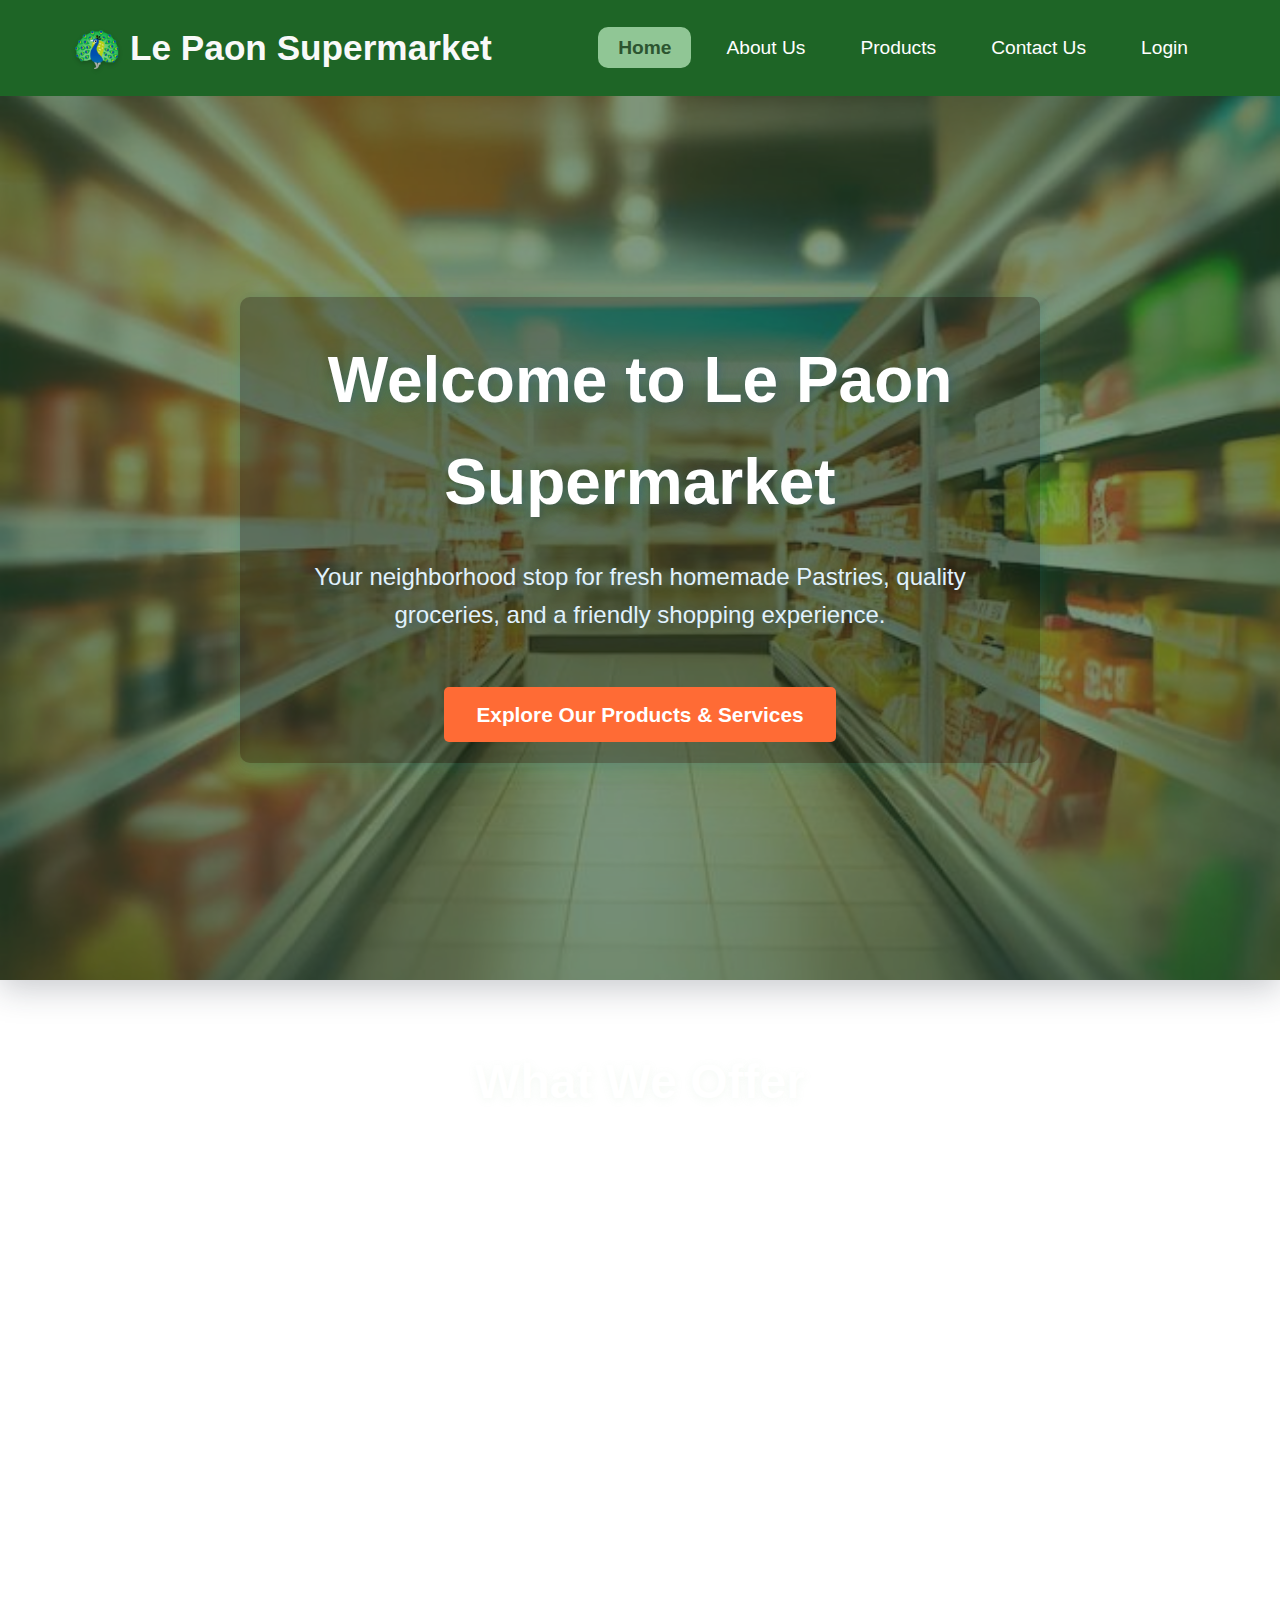
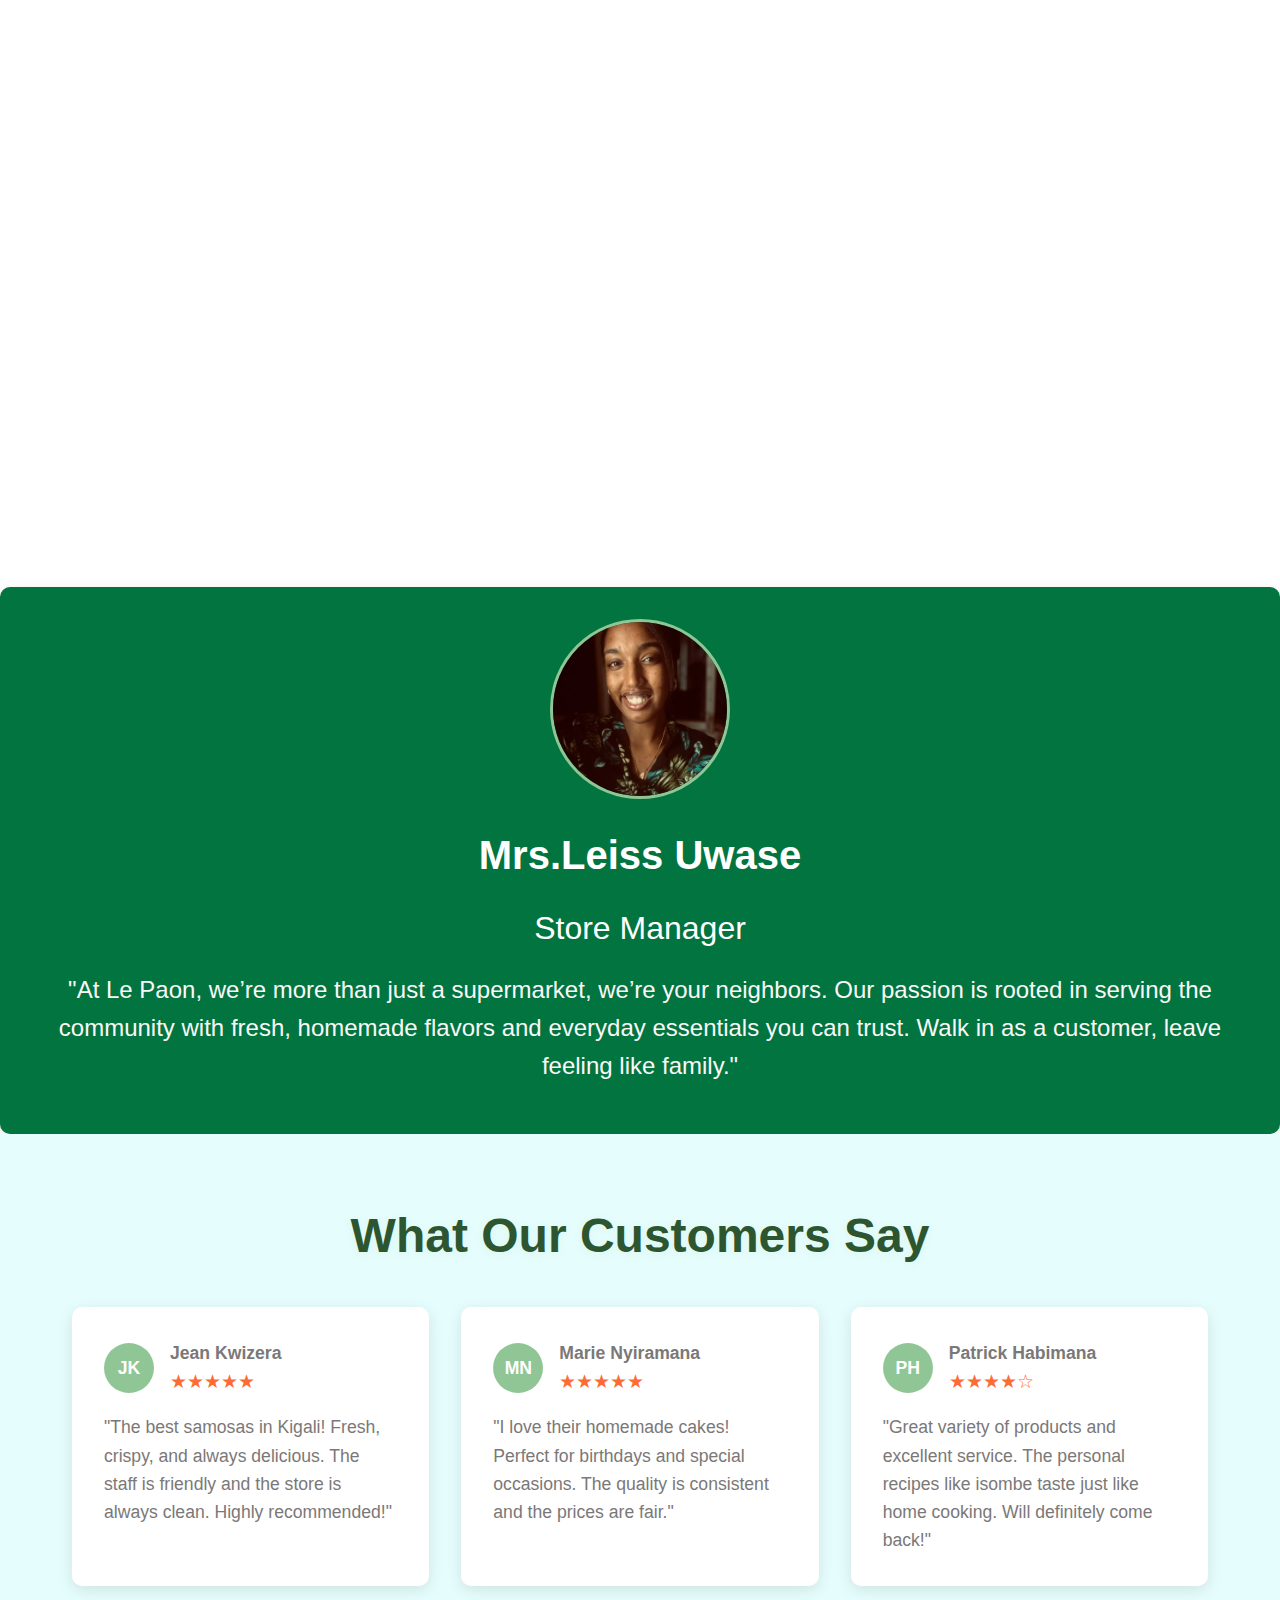
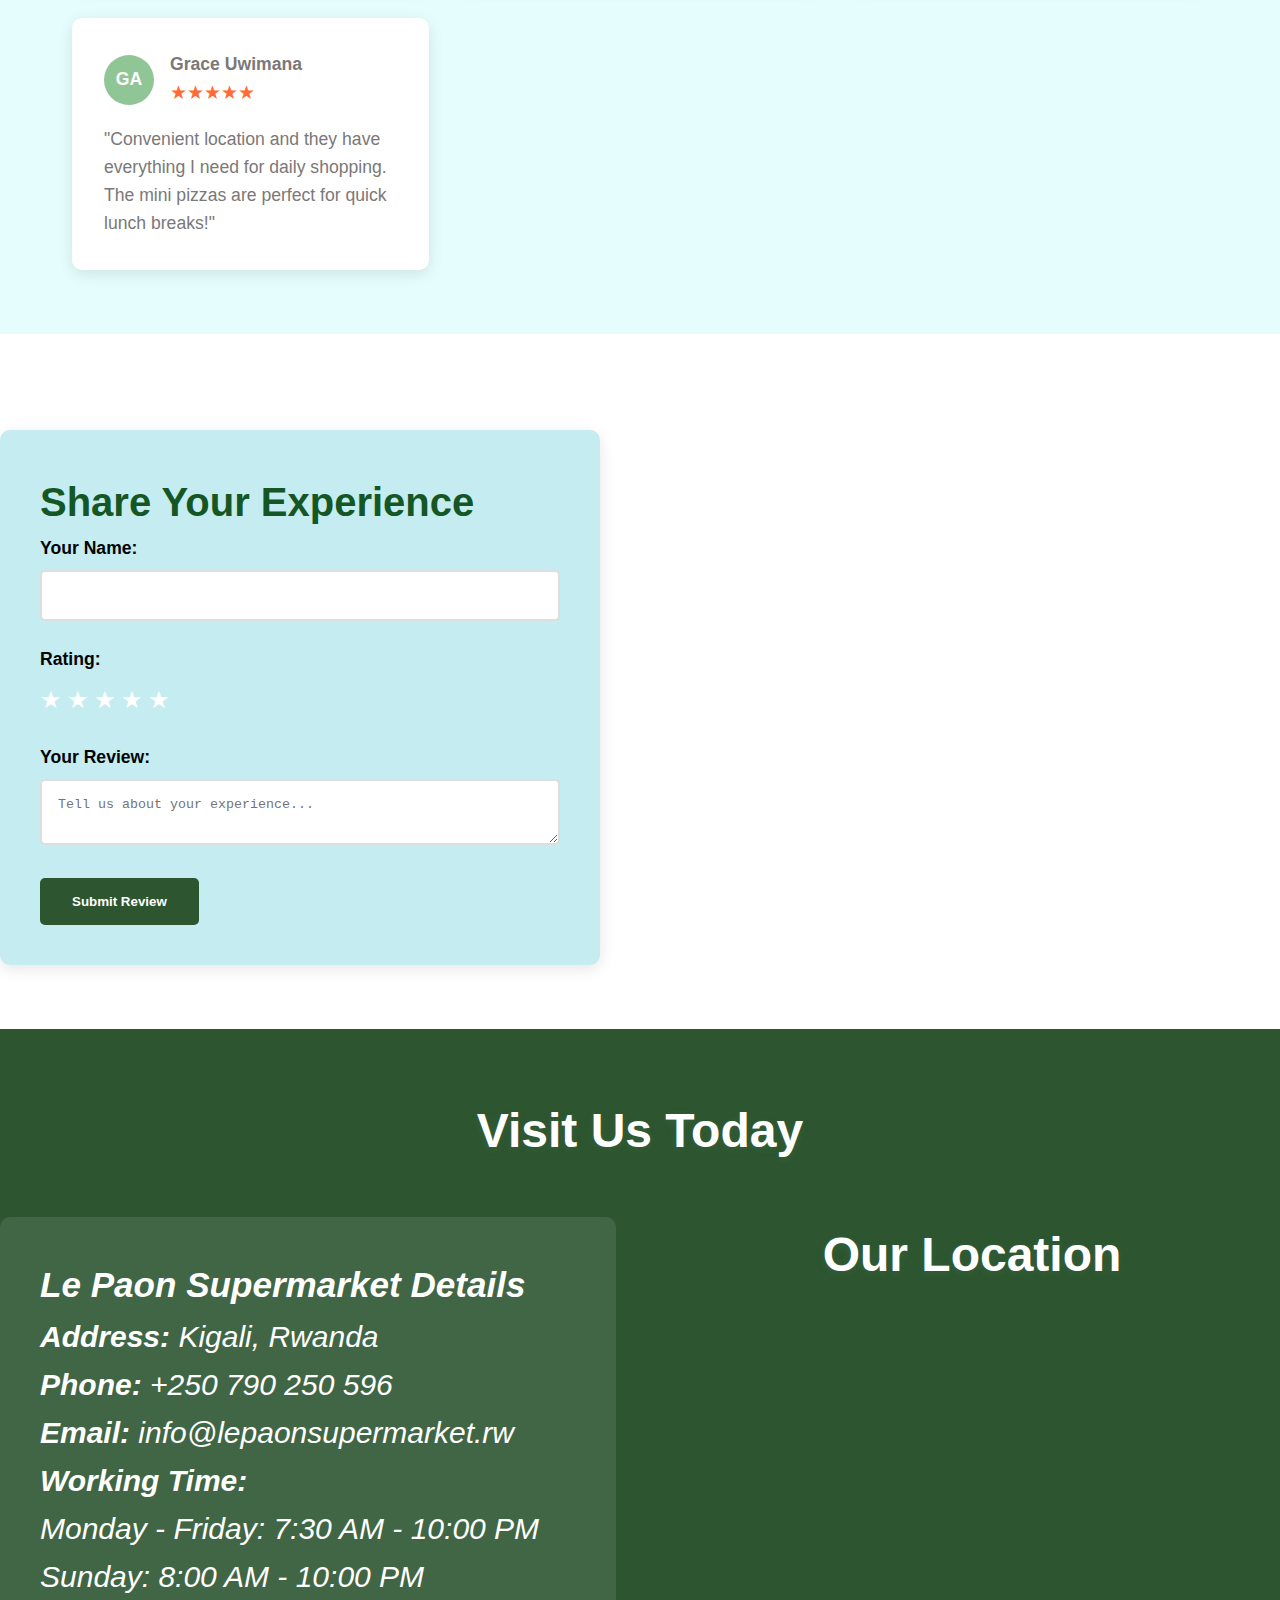
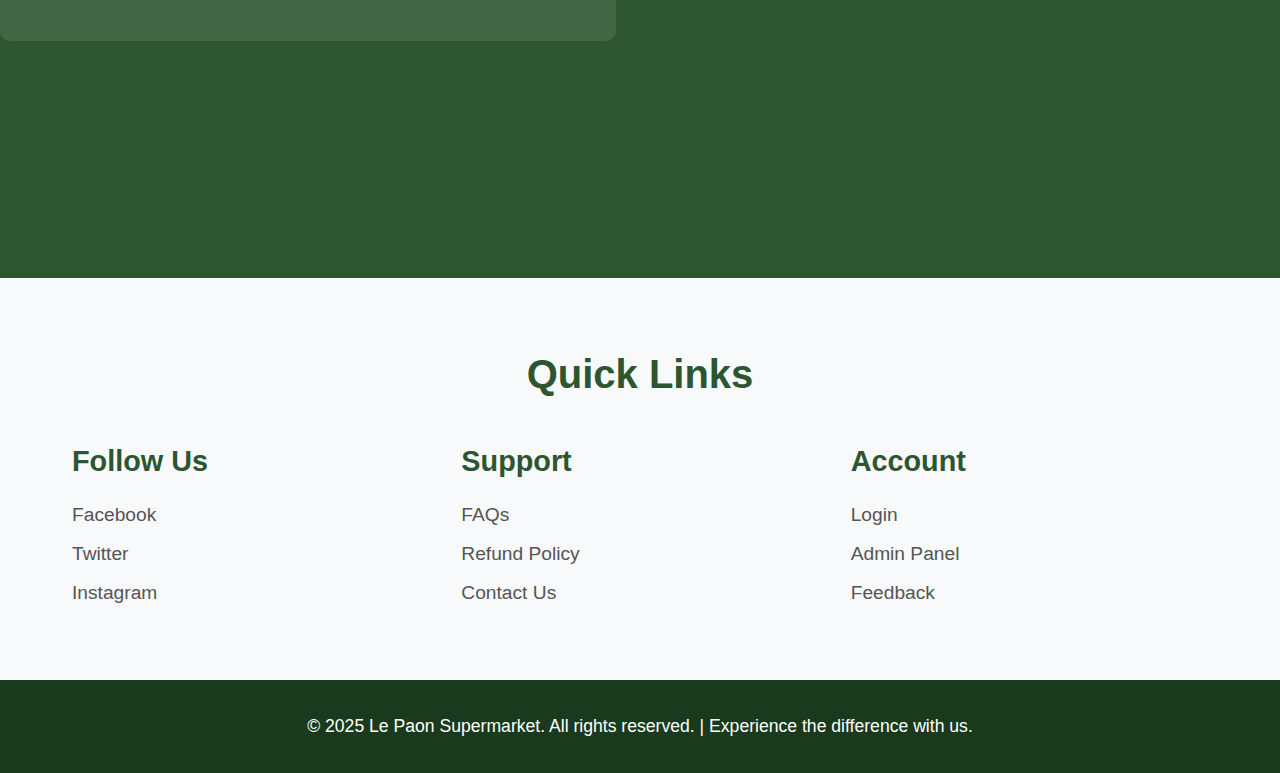
<file: index.html>
<!DOCTYPE html>
<html lang="en">
<head>
    <meta charset="UTF-8">
    <meta name="viewport" content="width=device-width, initial-scale=1.0">
    <title>Home | Le Paon Supermarket</title>
    <link rel="stylesheet" href="style.css">
</head>
<body>
    <header>
        <nav>
            <div class="logo-container">
                <span class="logo">🦚</span>
                <span class="store-name">Le Paon Supermarket</span>
            </div>
            <button class="menu-toggle"></button>
            <ul class="nav-links">
                <li><a href="index.html" class="active">Home</a></li>
                <li><a href="about.html">About Us</a></li>
                <li><a href="products.html">Products</a></li>
                <li><a href="contact.html">Contact Us</a></li>
                <li><a href="login.html">Login</a></li>
            
            </ul>
        </nav>
    </header>
   
    <main>
        <!-- Hero section -->
        <section class="hero" id="home">
            <div class="hero-background">
                <img src="images/grocery_store illustration.jpg" alt="Grocery Store" style="width:100%;height:100%;object-fit:cover;position:absolute;top:0;left:0;z-index:1;" />
            </div>
            <div class="hero-content">
                <h1>Welcome to Le Paon Supermarket</h1>
                <p>Your neighborhood stop for fresh homemade Pastries, quality groceries, and a friendly shopping experience.</p><br>
                
                <a href="products.html" class="cta-button">Explore Our Products & Services</a>
            </div>
        </section>

        <!-- Products & service showcase section -->
        <section class="products" id="products">
            <div class="container">
                <h2 class="section-title">What We Offer</h2>
                <div class="products-grid">
                    <!-- Each product card with image -->
                    <div class="product-card">
                        <div><img src="images/samosas.jpg" class="product-image"></div>
                        <div class="product-content">
                            <h3>Fresh Samosas & wraps</h3>
                            <p>Crispy, golden samosas,rolex and chapattis made fresh daily with quality ingredients and a Chef's touch.</p>
                        </div>
                    </div>
                    
                    <div class="product-card">
                     <div><img src="images/cupcakes.jpg" class="product-image"></div>
                        <div class="product-content">
                            <h3>Cakes & Cupcakes</h3>
                            <p>Delicious homemade cakes and cupcakes perfect for celebrations and everyday treats.</p>
                        </div>
                    </div>
                    
                    <div class="product-card">
                        <div><img src="images/meatballs.jpg" class="product-image"></div>
                        <div class="product-content">
                            <h3>Meatballs</h3>
                            <p>Flavorful meatballs prepared with quality meat and traditional seasonings.</p>
                        </div>
                    </div>
                    
                    <div class="product-card">
                        <div><img src="images/mini_pizza.jpg" class="product-image"></div>
                        <div class="product-content">
                            <h3>Mini-Pizzas</h3>
                            <p>Bite-sized pizzas with fresh toppings, perfect for quick meals and snacks.</p>
                        </div>
                    </div>
                    
                    <div class="product-card">
                        <div><img src="images/groceries.jpg" class="product-image"></div>
                        <div class="product-content">
                            <h3>Daily Essentials</h3>
                            <p>All your daily needs including groceries, household items, and convenience products.</p>
                        </div>
                    </div>
                    
                    <div class="product-card">
                        <div><img src="images/recipe_services.jpg" class="product-image"></div>
                        <div class="product-content">
                            <h3>Personal recipes on service</h3>
                            <p>We offer personal recipes like homemade Isombe and mini pies — made with love, just like home.</p>
                        </div>
                    </div>
                </div>
            </div>
        </section>
         <!-- Manager Profile -->
        <section class="manager-profile">
                <img src="images/Mypicture.jpg" class="manager-photo"></div>
                <h3>Mrs.Leiss Uwase</h3>
                <p class="manager-title">Store Manager</p>
                <p class="manager-bio">"At Le Paon, we’re more than just a supermarket, we’re your neighbors. Our passion is rooted in serving the community with fresh, homemade flavors and everyday essentials you can trust. Walk in as a customer, leave feeling like family."</p>
         </div>
    
        </section>

        <!-- Customer Reviews section -->
        <section id="reviews" class="reviews">
            <div class="container">
                <h2 class="review-title">What Our Customers Say</h2>
                <div class="reviews-grid">
                    <div class="review-card">
                        <div class="review-header">
                            <div class="customer-photo">JK</div>
                            <div class="customer-info">
                                <h4>Jean Kwizera</h4>
                                <div class="rating">★★★★★</div>
                            </div>
                        </div>
                        <p class="review-text">"The best samosas in Kigali! Fresh, crispy, and always delicious. The staff is friendly and the store is always clean. Highly recommended!"</p>
                    </div>
                    
                    <div class="review-card">
                        <div class="review-header">
                            <div class="customer-photo">MN</div>
                            <div class="customer-info">
                                <h4>Marie Nyiramana</h4>
                                <div class="rating">★★★★★</div>
                            </div>
                        </div>
                        <p class="review-text">"I love their homemade cakes! Perfect for birthdays and special occasions. The quality is consistent and the prices are fair."</p>
                    </div>
                    
                    <div class="review-card">
                        <div class="review-header">
                            <div class="customer-photo">PH</div>
                            <div class="customer-info">
                                <h4>Patrick Habimana</h4>
                                <div class="rating">★★★★☆</div>
                            </div>
                        </div>
                        <p class="review-text">"Great variety of products and excellent service. The personal recipes like isombe taste just like home cooking. Will definitely come back!"</p>
                    </div>
                    
                    <div class="review-card">
                        <div class="review-header">
                            <div class="customer-photo">GA</div>
                            <div class="customer-info">
                                <h4>Grace Uwimana</h4>
                                <div class="rating">★★★★★</div>
                            </div>
                        </div>
                        <p class="review-text">"Convenient location and they have everything I need for daily shopping. The mini pizzas are perfect for quick lunch breaks!"</p>
                    </div>
                </div>
            </div>
        </section>
           <section class="add-review">
            <!-- Add Review Form -->
                <div class="add-review-form">
                    <h3>Share Your Experience</h3>
                    <div class="success-message" id="reviewSuccessMessage">
                        Thank you for your review!It has been submitted successfully.
                    </div>
                    <form id="reviewForm" action="submit_review.php" method="POST">
                        <div class="form-group">
                            <label for="reviewName">Your Name:</label>
                            <input type="text" id="reviewName" name="name" required>
                        </div>
                        <div class="form-group">
                            <label for="reviewRating">Rating:</label>
                            <div class="star-rating" id="starRating">
                                <span class="star" data-rating="1">★</span>
                                <span class="star" data-rating="2">★</span>
                                <span class="star" data-rating="3">★</span>
                                <span class="star" data-rating="4">★</span>
                                <span class="star" data-rating="5">★</span>
                            </div>
                            <input type="hidden" id="reviewRating" name="rating" value="0">
                        </div>
                        <div class="form-group">
                            <label for="reviewText">Your Review:</label>
                            <textarea id="reviewText" name="review" placeholder="Tell us about your experience..." required></textarea>
                        </div>
                        <button type="submit" class="submit-btn">Submit Review</button>
                    </form>
        </section>

        <!-- Contact section -->
        <section id="contact" class="contact">
                <h2 class="section-title">Visit Us Today</h2>
                <div class="contact-sections-grid">
                    <div class="contact-info">
                        <h3>Le Paon Supermarket Details</h3>
                        <p><strong> Address:</strong> Kigali, Rwanda</p>
                        <p><strong> Phone:</strong> +250 790 250 596</p>
                        <p><strong> Email:</strong> info@lepaonsupermarket.rw</p>
                        <p><strong>Working Time:</strong></p>
                        <p>Monday - Friday: 7:30 AM - 10:00 PM</p>
                        <p>Sunday: 8:00 AM - 10:00 PM</p>
                    </div>

                    <div class="map-container">
                        <div class="container">
                        <h4 class="section-title">Our Location</h4>
                    <iframe src="https://www.google.com/maps/embed?pb=!1m18!1m12!1m3!1d3987.533512454198!2d30.07492767321239!3d-1.939128736684458!2m3!1f0!2f0!3f0!3m2!1i1024!2i768!4f13.1!3m3!1m2!1s0x19dca76d323a7027%3A0x180ec66f05034494!2sLE%20PAON%20SUPERMARKET%20LTD!5e0!3m2!1sfr!2srw!4v1752926613329!5m2!1sfr!2srw" 
                    width="600" 
                    height="450" 
                    style="border:0;" 
                    allowfullscreen="" 
                    loading="lazy" 
                    referrerpolicy="no-referrer-when-downgrade">
                   </iframe>
                    
                </div>
            </div>
        </section>

         <section class="quick-links">
            <div class="container">
                <h2 class="quick-link-title">Quick Links</h2>
                <div class="quick-links-grid">
                    <div class="quick-link">
                        <h3>Follow Us</h3>
                        <ul>
                            <li><i class="fab fa-facebook-f"></i> <a href="https://facebook.com/lepaonsupermarket" target="_blank">Facebook</a></li>
                            <li><i class="fab fa-twitter"></i> <a href="https://twitter.com/lepaonsupermarket" target="_blank">Twitter</a></li>
                            <li><i class="fab fa-instagram"></i> <a href="https://instagram.com/lepaonsupermarket" target="_blank">Instagram</a></li>
                        </ul>
                    </div>
                    <div class="quick-link">
                        <h3>Support</h3>
                        <ul>
                            <li><a href="#faqs">FAQs</a></li>
                            <li><a href="#refund-policy">Refund Policy</a></li>
                            <li><a href="#contact">Contact Us</a></li>
                        </ul>
                    </div>
                    <div class="quick-link">
                        <h3>Account</h3>
                        <ul>
                            <li><a href="#login">Login</a></li>
                            <li><a href="#admin-panel">Admin Panel</a></li>
                            <li><a href="#feedback">Feedback</a></li>
                        </ul>
                    </div>
                </div>
            </div>
        </section>
    </main>

    <!-- Footer -->
    <footer>
        <div class="container">
            <p>&copy; 2025 Le Paon Supermarket. All rights reserved. | Experience the difference with us.</p>
        </div>
    </footer>

    <script src="script.js"></script>
</body>
</html>
</file>
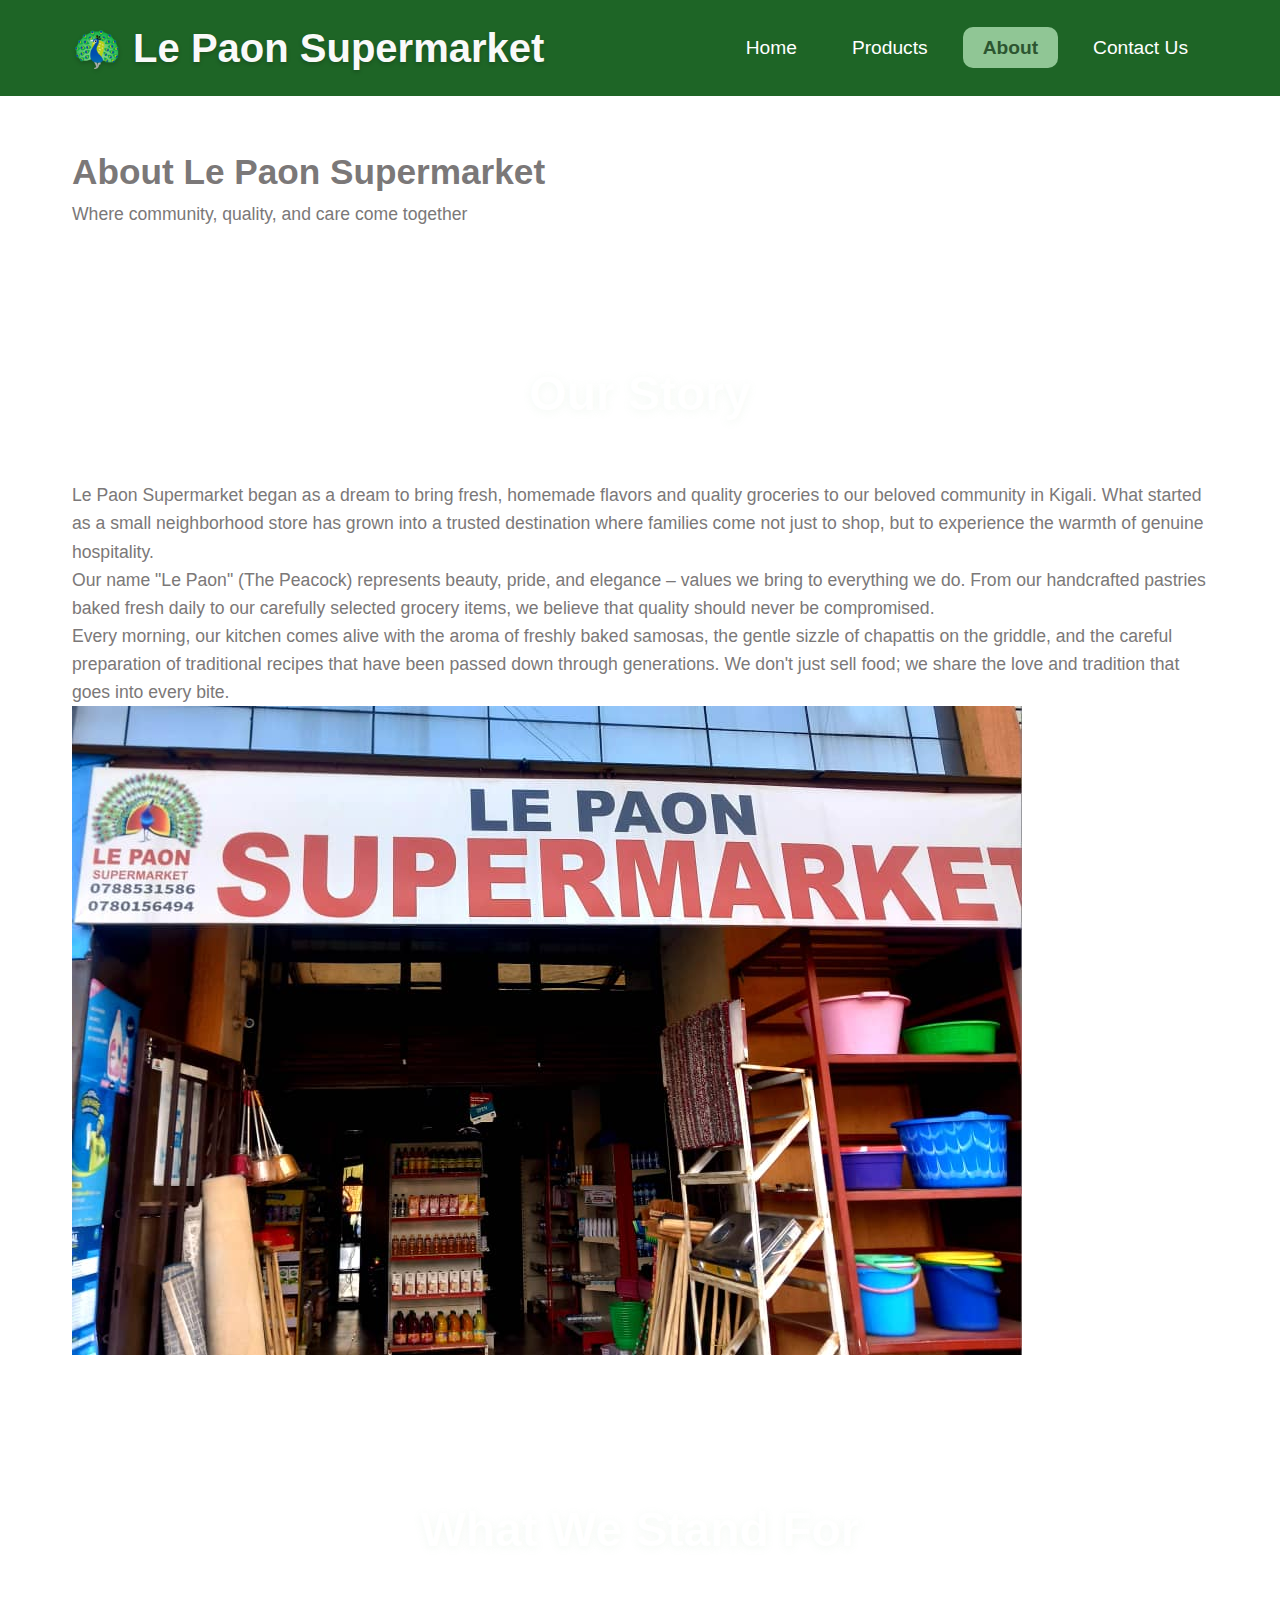
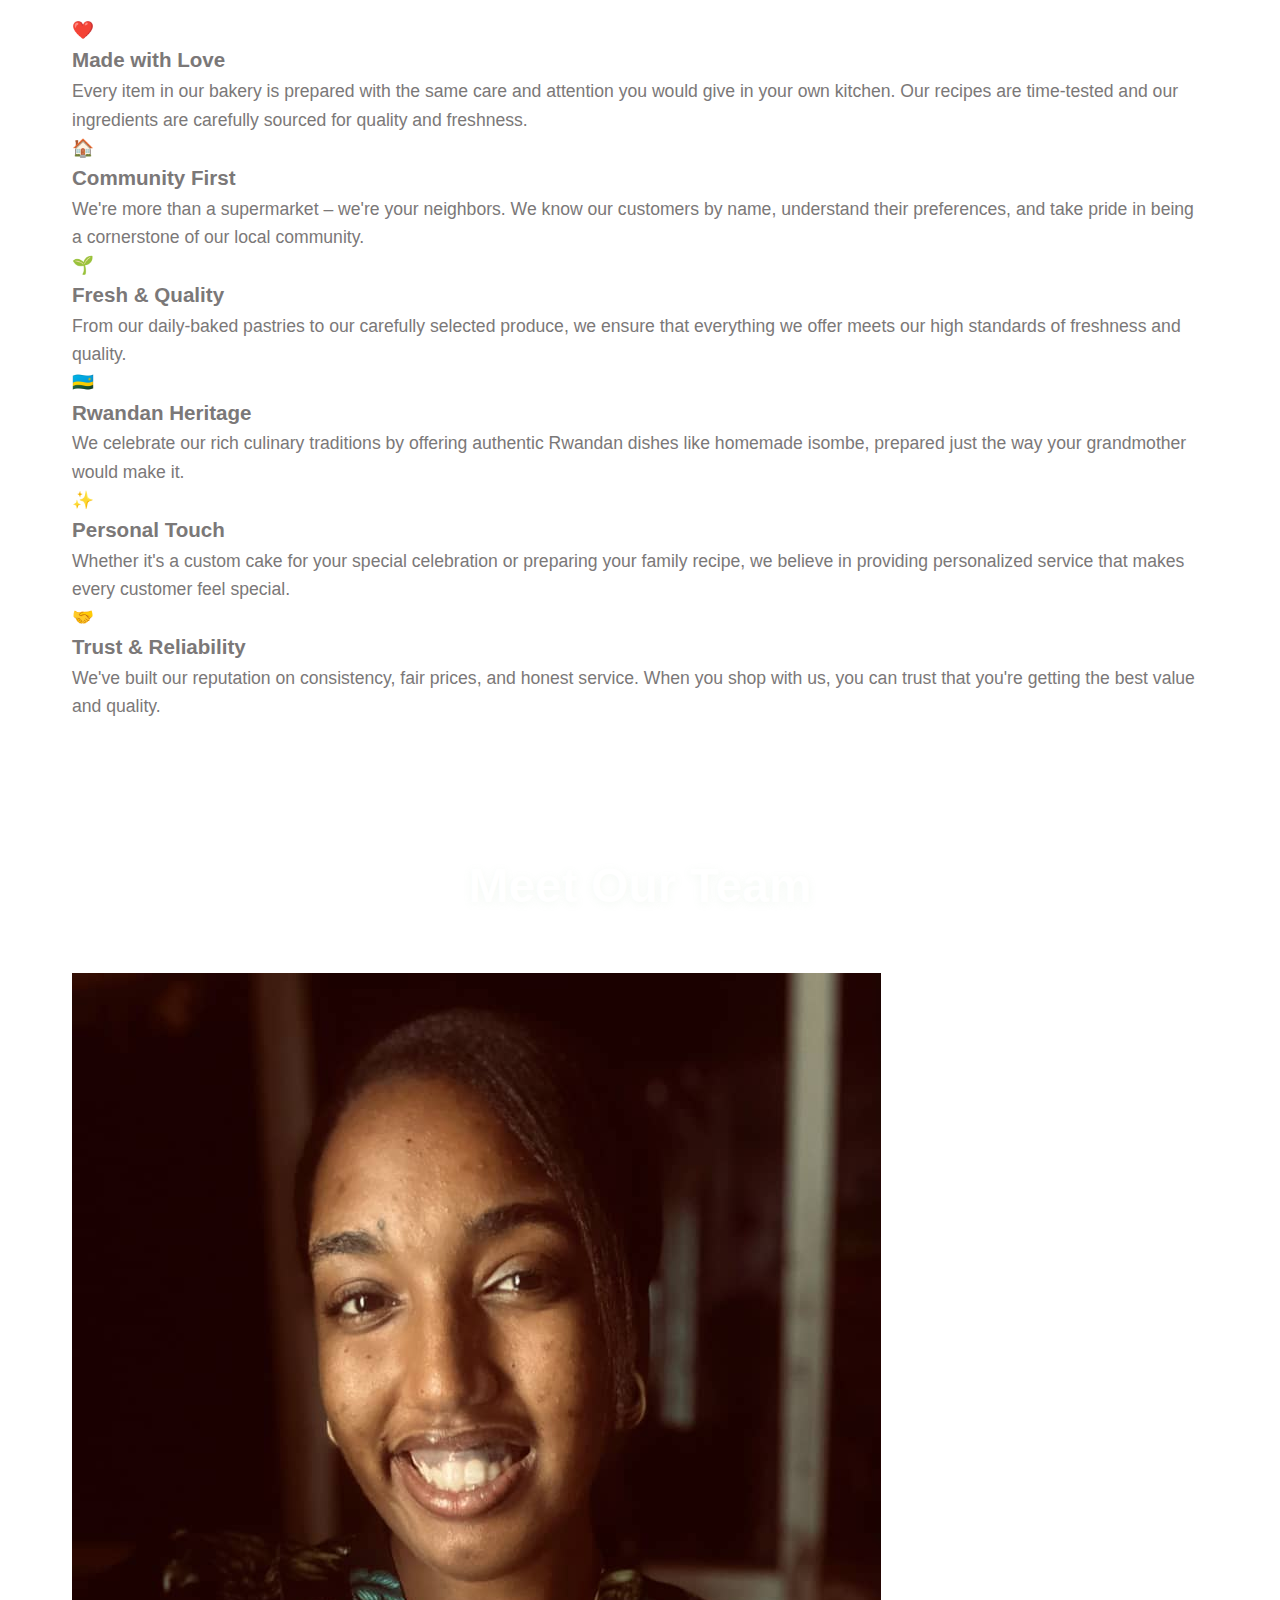
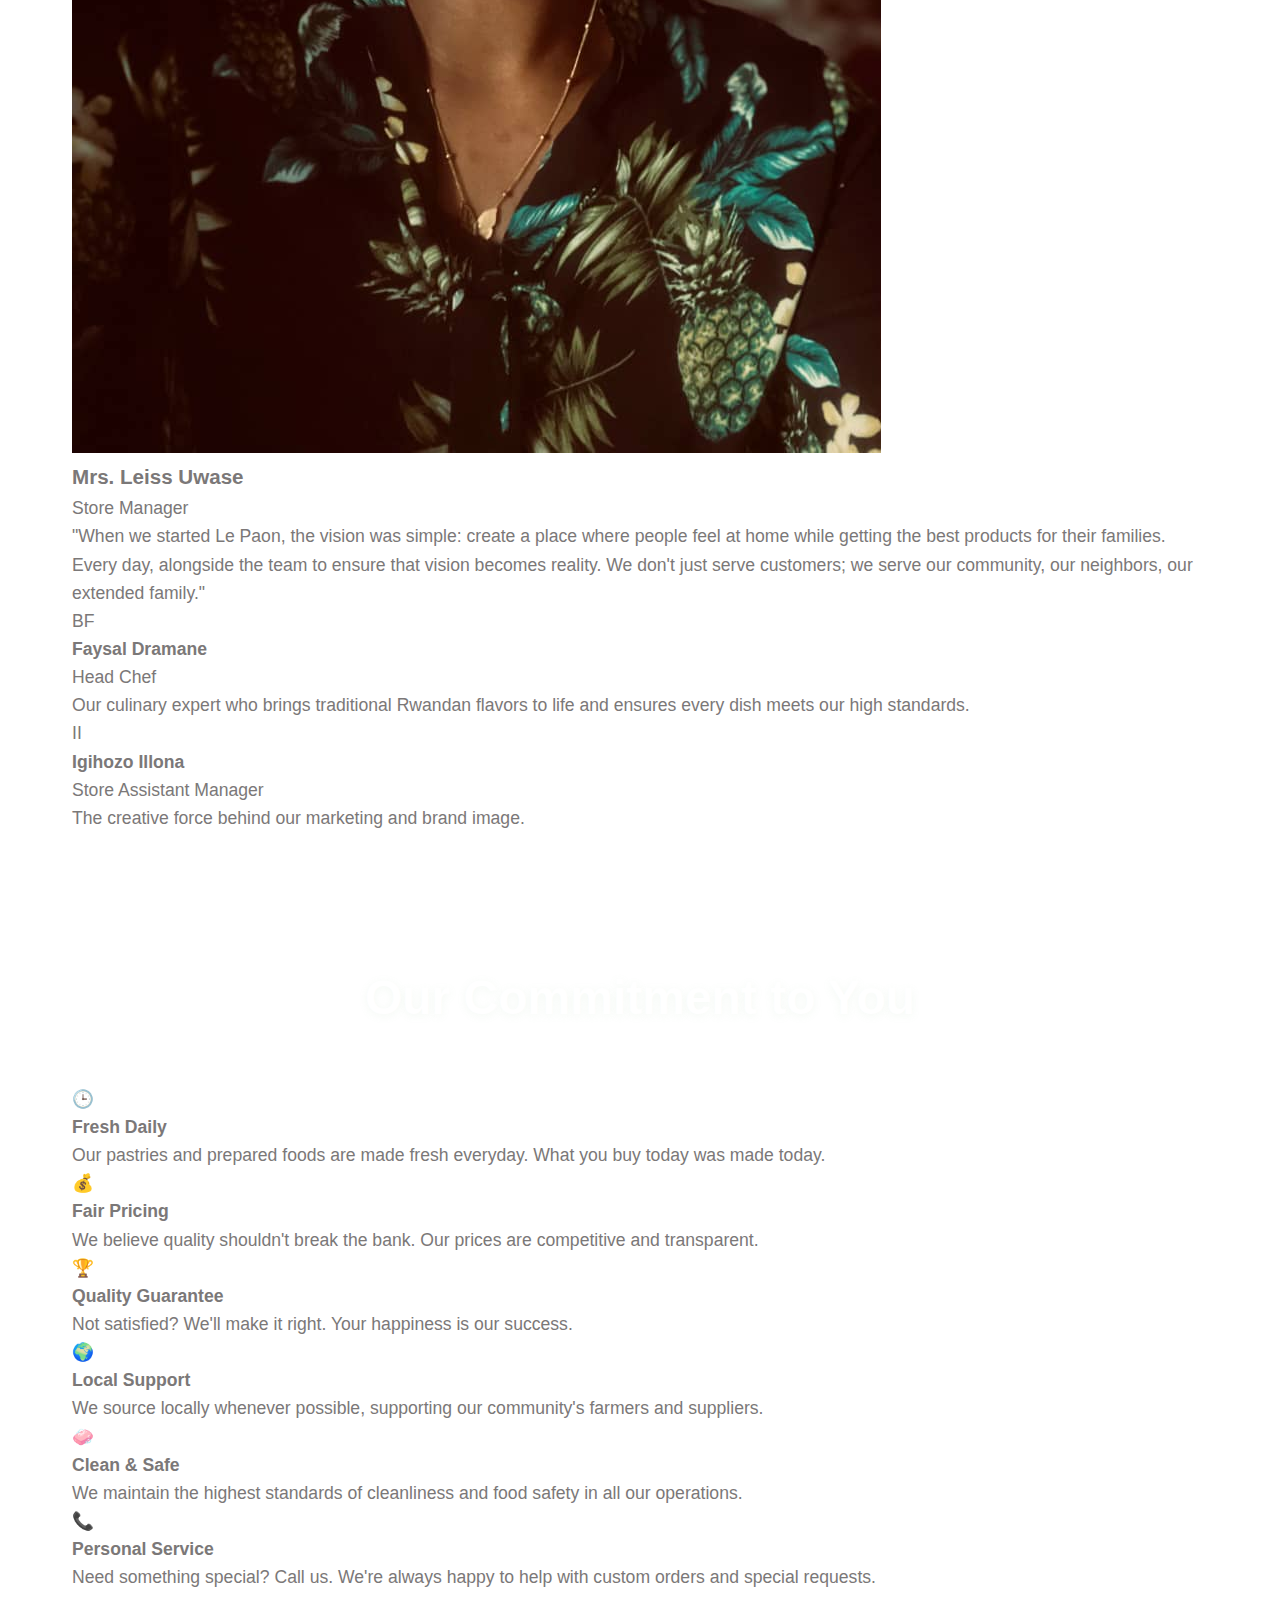
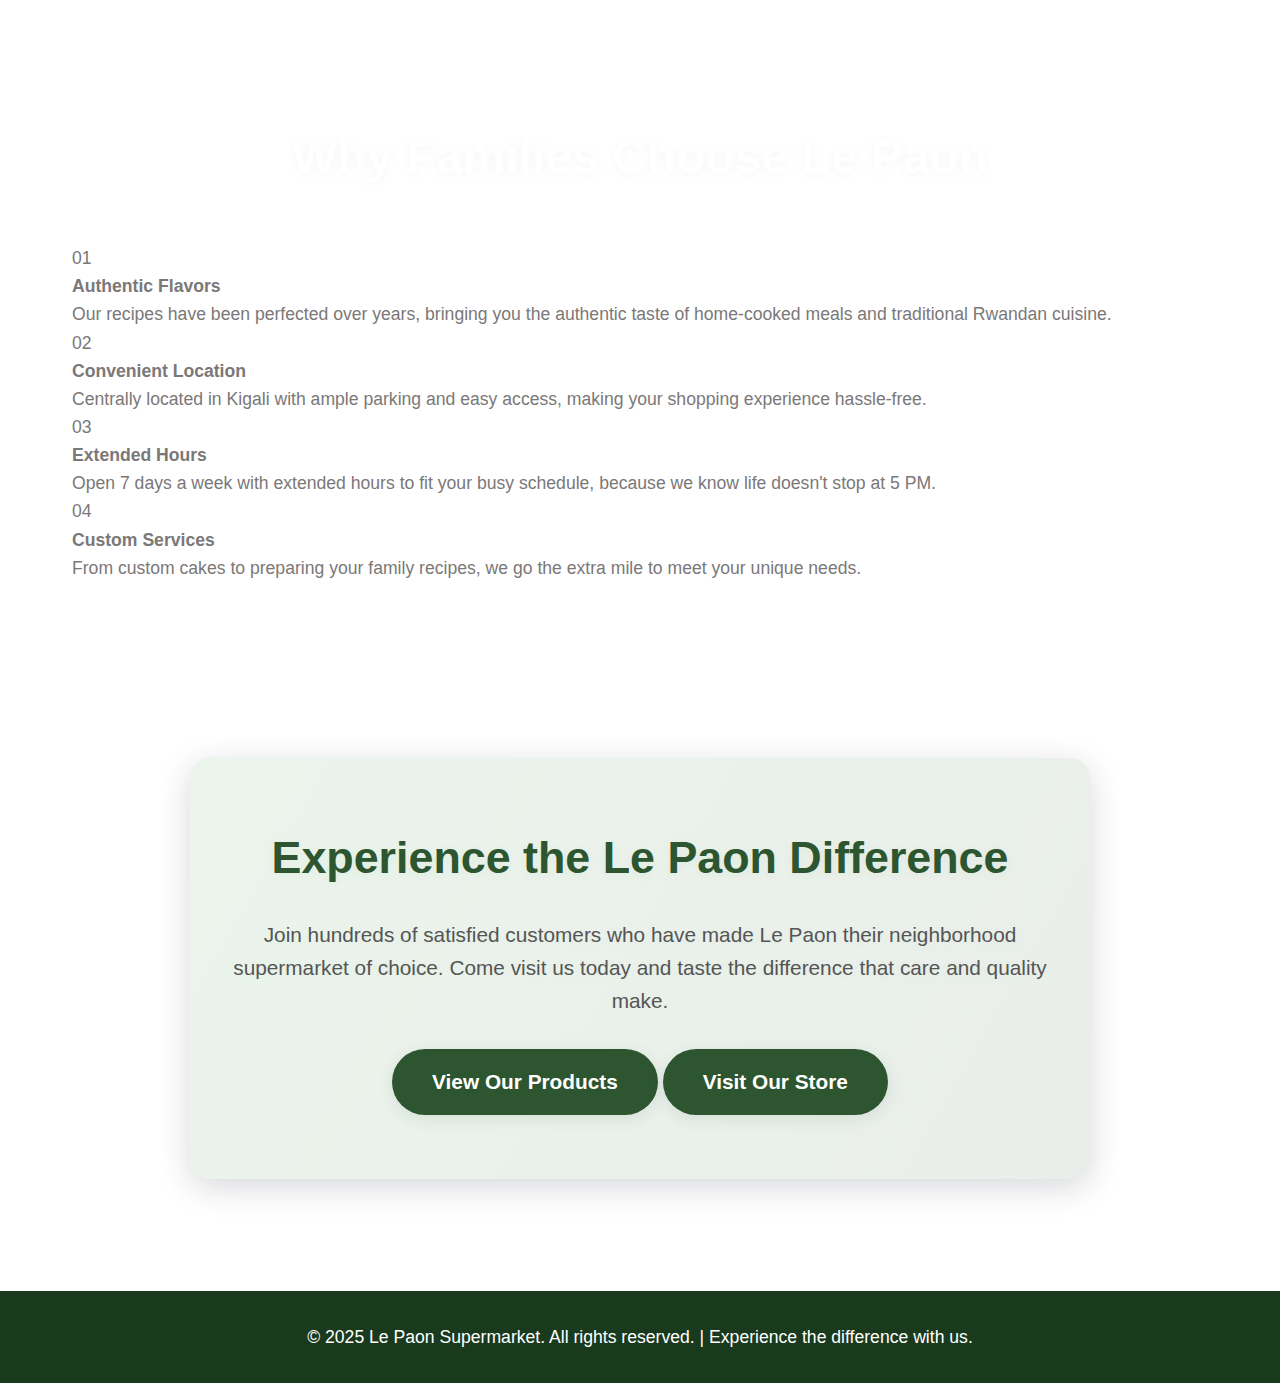
<file: about.html>
<!DOCTYPE html>
<html lang="en">
<head>
    <meta charset="UTF-8">
    <meta name="viewport" content="width=device-width, initial-scale=1.0">
    <title>About | Le Paon Supermarket</title>
    <link rel="stylesheet" href="style.css">
</head>
<body>
    <header>
        <nav>
            <div class="logo">🦚 Le Paon Supermarket</div>
            <button class="menu-toggle" aria-label="Toggle navigation"></button>
            <ul class="nav-links">
                <li><a href="index.html">Home</a></li>
                <li><a href="products.html">Products</a></li>
                <li><a href="about.html" class="active">About</a></li>
                <li><a href="contact.html">Contact Us</a></li>
            </ul>
        </nav>
    </header>
    <!-- Rest of the content remains unchanged -->
    <!-- ... -->


    <!-- Main content -->
    <main>
        <!-- Page Header -->
        <section class="page-header">
            <div class="container">
                <h1>About Le Paon Supermarket</h1>
                <p>Where community, quality, and care come together</p>
            </div>
        </section>

        <!-- Our Story Section -->
        <section id="our-story">
            <div class="container">
                <div class="story-content">
                    <div class="story-text">
                        <h2 class="section-title">Our Story</h2>
                        <p class="lead-paragraph">Le Paon Supermarket began as a dream to bring fresh, homemade flavors and quality groceries to our beloved community in Kigali. What started as a small neighborhood store has grown into a trusted destination where families come not just to shop, but to experience the warmth of genuine hospitality.</p>
                        
                        <p>Our name "Le Paon" (The Peacock) represents beauty, pride, and elegance – values we bring to everything we do. From our handcrafted pastries baked fresh daily to our carefully selected grocery items, we believe that quality should never be compromised.</p>
                        <p>Every morning, our kitchen comes alive with the aroma of freshly baked samosas, the gentle sizzle of chapattis on the griddle, and the careful preparation of traditional recipes that have been passed down through generations. We don't just sell food; we share the love and tradition that goes into every bite.</p>
                    </div>
                    <div class="story-image">
                        <img src="images/about picture in color.jpg" alt="Le Paon Supermarket storefront" class="about-image">
                    </div>
                </div>
            </div>
        </section>

        <!-- Our Values Section -->
        <section id="our-values" class="values-section">
            <div class="container">
                <h2 class="section-title">What We Stand For</h2>
                <div class="values-grid">
                    <div class="value-card">
                        <div class="value-icon">❤️</div>
                        <h3>Made with Love</h3>
                        <p>Every item in our bakery is prepared with the same care and attention you would give in your own kitchen. Our recipes are time-tested and our ingredients are carefully sourced for quality and freshness.</p>
                    </div>
                    
                    <div class="value-card">
                        <div class="value-icon">🏠</div>
                        <h3>Community First</h3>
                        <p>We're more than a supermarket – we're your neighbors. We know our customers by name, understand their preferences, and take pride in being a cornerstone of our local community.</p>
                    </div>
                    
                    <div class="value-card">
                        <div class="value-icon">🌱</div>
                        <h3>Fresh & Quality</h3>
                        <p>From our daily-baked pastries to our carefully selected produce, we ensure that everything we offer meets our high standards of freshness and quality.</p>
                    </div>
                    
                    <div class="value-card">
                        <div class="value-icon">🇷🇼</div>
                        <h3>Rwandan Heritage</h3>
                        <p>We celebrate our rich culinary traditions by offering authentic Rwandan dishes like homemade isombe, prepared just the way your grandmother would make it.</p>
                    </div>
                    
                    <div class="value-card">
                        <div class="value-icon">✨</div>
                        <h3>Personal Touch</h3>
                        <p>Whether it's a custom cake for your special celebration or preparing your family recipe, we believe in providing personalized service that makes every customer feel special.</p>
                    </div>
                    
                    <div class="value-card">
                        <div class="value-icon">🤝</div>
                        <h3>Trust & Reliability</h3>
                        <p>We've built our reputation on consistency, fair prices, and honest service. When you shop with us, you can trust that you're getting the best value and quality.</p>
                    </div>
                </div>
            </div>
        </section>

        <!-- Meet Our Team Section -->
        <section id="our-team" class="team-section">
            <div class="container">
                <h2 class="section-title">Meet Our Team</h2>
                <div class="team-grid">
                    <div class="team-member featured-member">
                        <div class="member-photo">
                            <img src="images/Mypicture.jpg" alt="Mrs. Leiss Uwase" class="team-image">
                        </div>
                        <div class="member-info">
                            <h3>Mrs. Leiss Uwase</h3>
                            <p class="member-title">Store Manager </p>
                            <p class="member-bio">"When we started Le Paon, the vision was simple: create a place where people feel at home while getting the best products for their families. Every day, alongside the team to ensure that vision becomes reality. We don't just serve customers; we serve our community, our neighbors, our extended family."</p>

                        </div>
                    </div>
                </div> 
                    <div class="team-member">
                        <div class="member-photo">
                            <div class="team-placeholder">BF</div>
                        </div>
                        <div class="member-info">
                            <h4>Faysal Dramane</h4>
                            <p class="member-title">Head Chef</p>
                            <p class="member-bio">Our culinary expert who brings traditional Rwandan flavors to life and ensures every dish meets our high standards.</p>
                        </div>
                    </div>
                    
                    <div class="team-member">
                        <div class="member-photo">
                            <div class="team-placeholder">II</div>
                        </div>
                        <div class="member-info">
                            <h4>Igihozo Illona</h4>
                            <p class="member-title">Store Assistant Manager</p>
                            <p class="member-bio">The creative force behind our marketing and brand image.</p>
                        </div>
                    </div>
                    
                    
        </section>

        <!-- Our Commitment Section -->
        <section id="our-commitment" class="commitment-section">
            <div class="container">
                <div class="commitment-content">
                    <h2 class="section-title">Our Commitment to You</h2>
                    <div class="commitment-grid">
                        <div class="commitment-item">
                            <div class="commitment-icon">🕒</div>
                            <div class="commitment-text">
                                <h4>Fresh Daily</h4>
                                <p>Our pastries and prepared foods are made fresh everyday. What you buy today was made today.</p>
                            </div>
                        </div>
                        
                        <div class="commitment-item">
                            <div class="commitment-icon">💰</div>
                            <div class="commitment-text">
                                <h4>Fair Pricing</h4>
                                <p>We believe quality shouldn't break the bank. Our prices are competitive and transparent.</p>
                            </div>
                        </div>
                        
                        <div class="commitment-item">
                            <div class="commitment-icon">🏆</div>
                            <div class="commitment-text">
                                <h4>Quality Guarantee</h4>
                                <p>Not satisfied? We'll make it right. Your happiness is our success.</p>
                            </div>
                        </div>
                        
                        <div class="commitment-item">
                            <div class="commitment-icon">🌍</div>
                            <div class="commitment-text">
                                <h4>Local Support</h4>
                                <p>We source locally whenever possible, supporting our community's farmers and suppliers.</p>
                            </div>
                        </div>
                        
                        <div class="commitment-item">
                            <div class="commitment-icon">🧼</div>
                            <div class="commitment-text">
                                <h4>Clean & Safe</h4>
                                <p>We maintain the highest standards of cleanliness and food safety in all our operations.</p>
                            </div>
                        </div>
                        
                        <div class="commitment-item">
                            <div class="commitment-icon">📞</div>
                            <div class="commitment-text">
                                <h4>Personal Service</h4>
                                <p>Need something special? Call us. We're always happy to help with custom orders and special requests.</p>
                            </div>
                        </div>
                    </div>
                </div>
            </div>
        </section>

        <!-- Why Choose Us Section -->
        <section id="why-choose-us" class="why-choose-section">
            <div class="container">
                <h2 class="section-title">Why Families Choose Le Paon</h2>
                <div class="reasons-grid">
                    <div class="reason-card">
                        <div class="reason-number">01</div>
                        <div class="reason-content">
                            <h4>Authentic Flavors</h4>
                            <p>Our recipes have been perfected over years, bringing you the authentic taste of home-cooked meals and traditional Rwandan cuisine.</p>
                        </div>
                    </div>
                    
                    <div class="reason-card">
                        <div class="reason-number">02</div>
                        <div class="reason-content">
                            <h4>Convenient Location</h4>
                            <p>Centrally located in Kigali with ample parking and easy access, making your shopping experience hassle-free.</p>
                        </div>
                    </div>
                    
                    <div class="reason-card">
                        <div class="reason-number">03</div>
                        <div class="reason-content">
                            <h4>Extended Hours</h4>
                            <p>Open 7 days a week with extended hours to fit your busy schedule, because we know life doesn't stop at 5 PM.</p>
                        </div>
                    </div>
                    
                    <div class="reason-card">
                        <div class="reason-number">04</div>
                        <div class="reason-content">
                            <h4>Custom Services</h4>
                            <p>From custom cakes to preparing your family recipes, we go the extra mile to meet your unique needs.</p>
                        </div>
                    </div>
                </div>
            </div>
        </section>

        <!-- Call to Action Section -->
        <section class="cta-section">
            <div class="container">
                <div class="cta-content">
                    <h2>Experience the Le Paon Difference</h2>
                    <p>Join hundreds of satisfied customers who have made Le Paon their neighborhood supermarket of choice. Come visit us today and taste the difference that care and quality make.</p>
                    <div class="cta-buttons">
                        <a href="products.html" class="cta-button primary">View Our Products</a>
                        <a href="contact.html" class="cta-button secondary">Visit Our Store</a>
                    </div>
                </div>
            </div>
        </section>
    </main>

    <!-- Footer -->
    <footer>
        <div class="container">
            <p>&copy; 2025 Le Paon Supermarket. All rights reserved. | Experience the difference with us.</p>
        </div>
    </footer>

    <script src="script.js"></script>

</body>
</html>
</file>
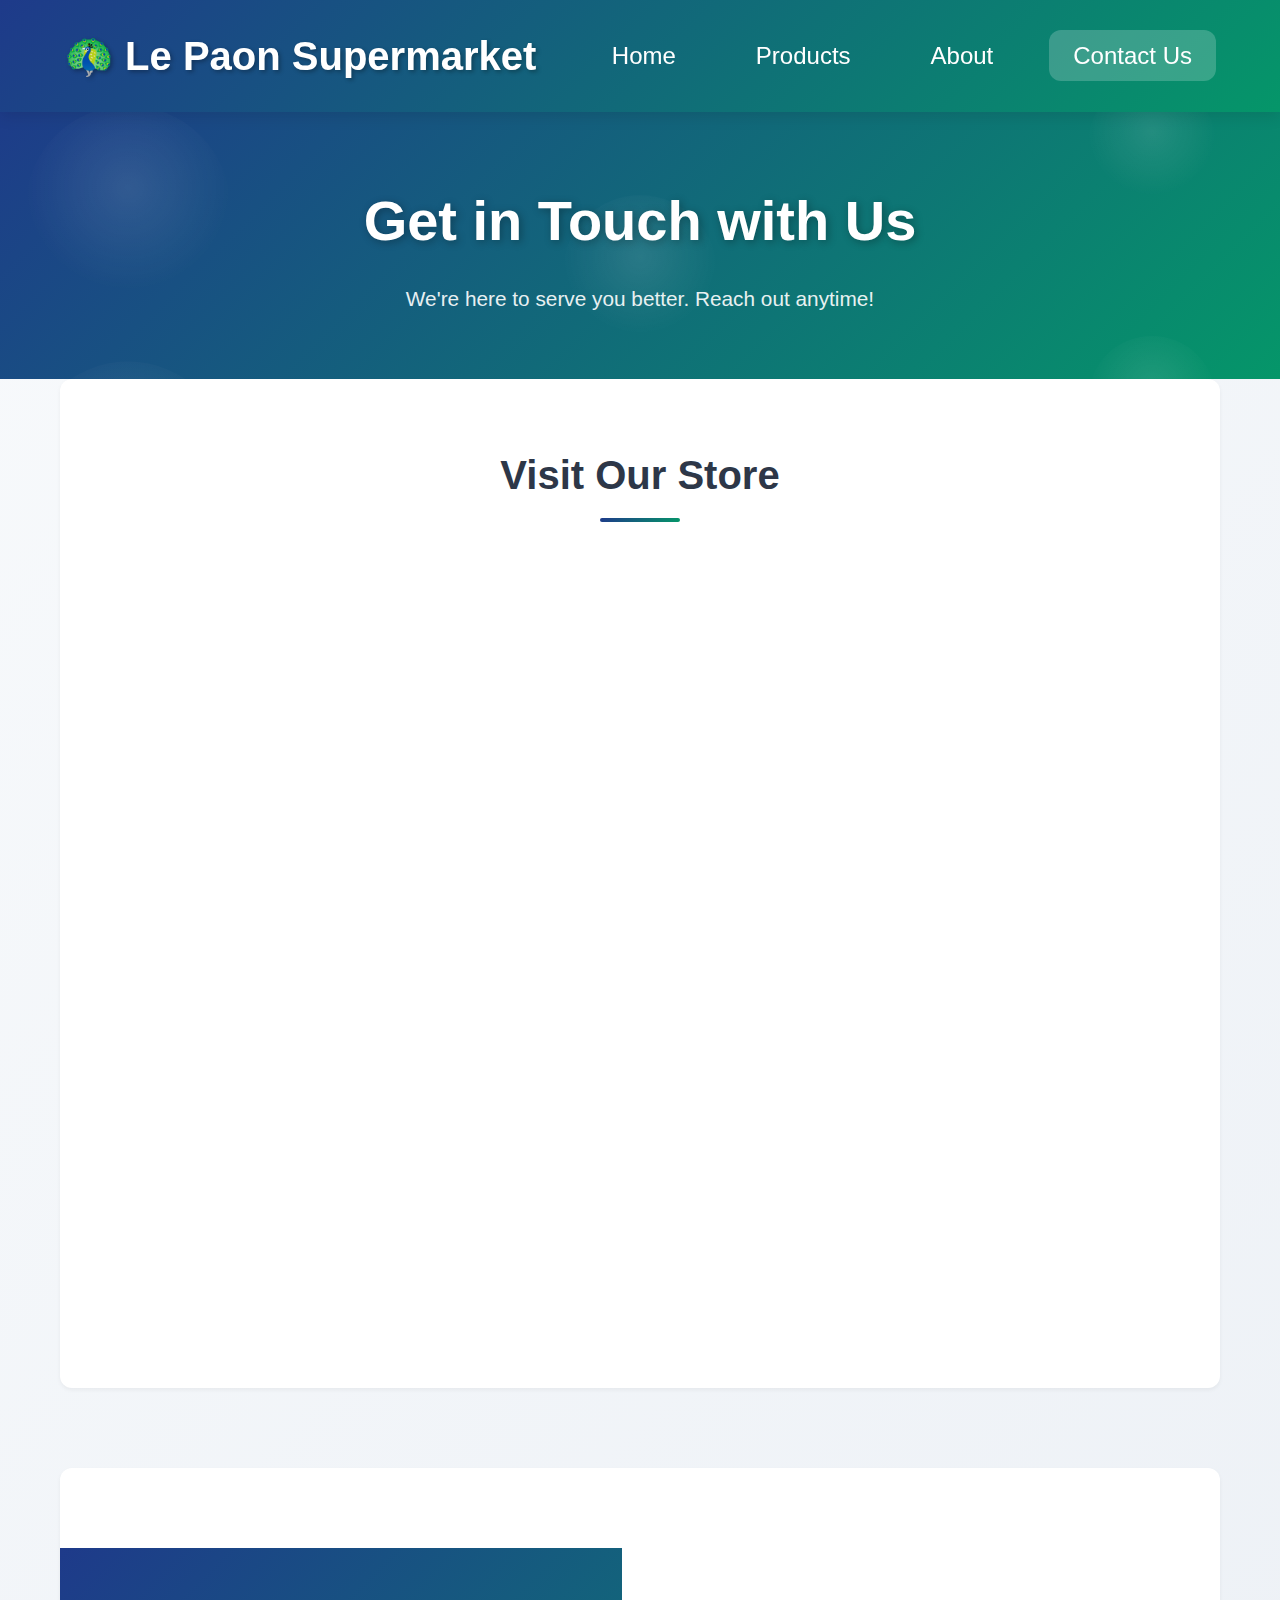
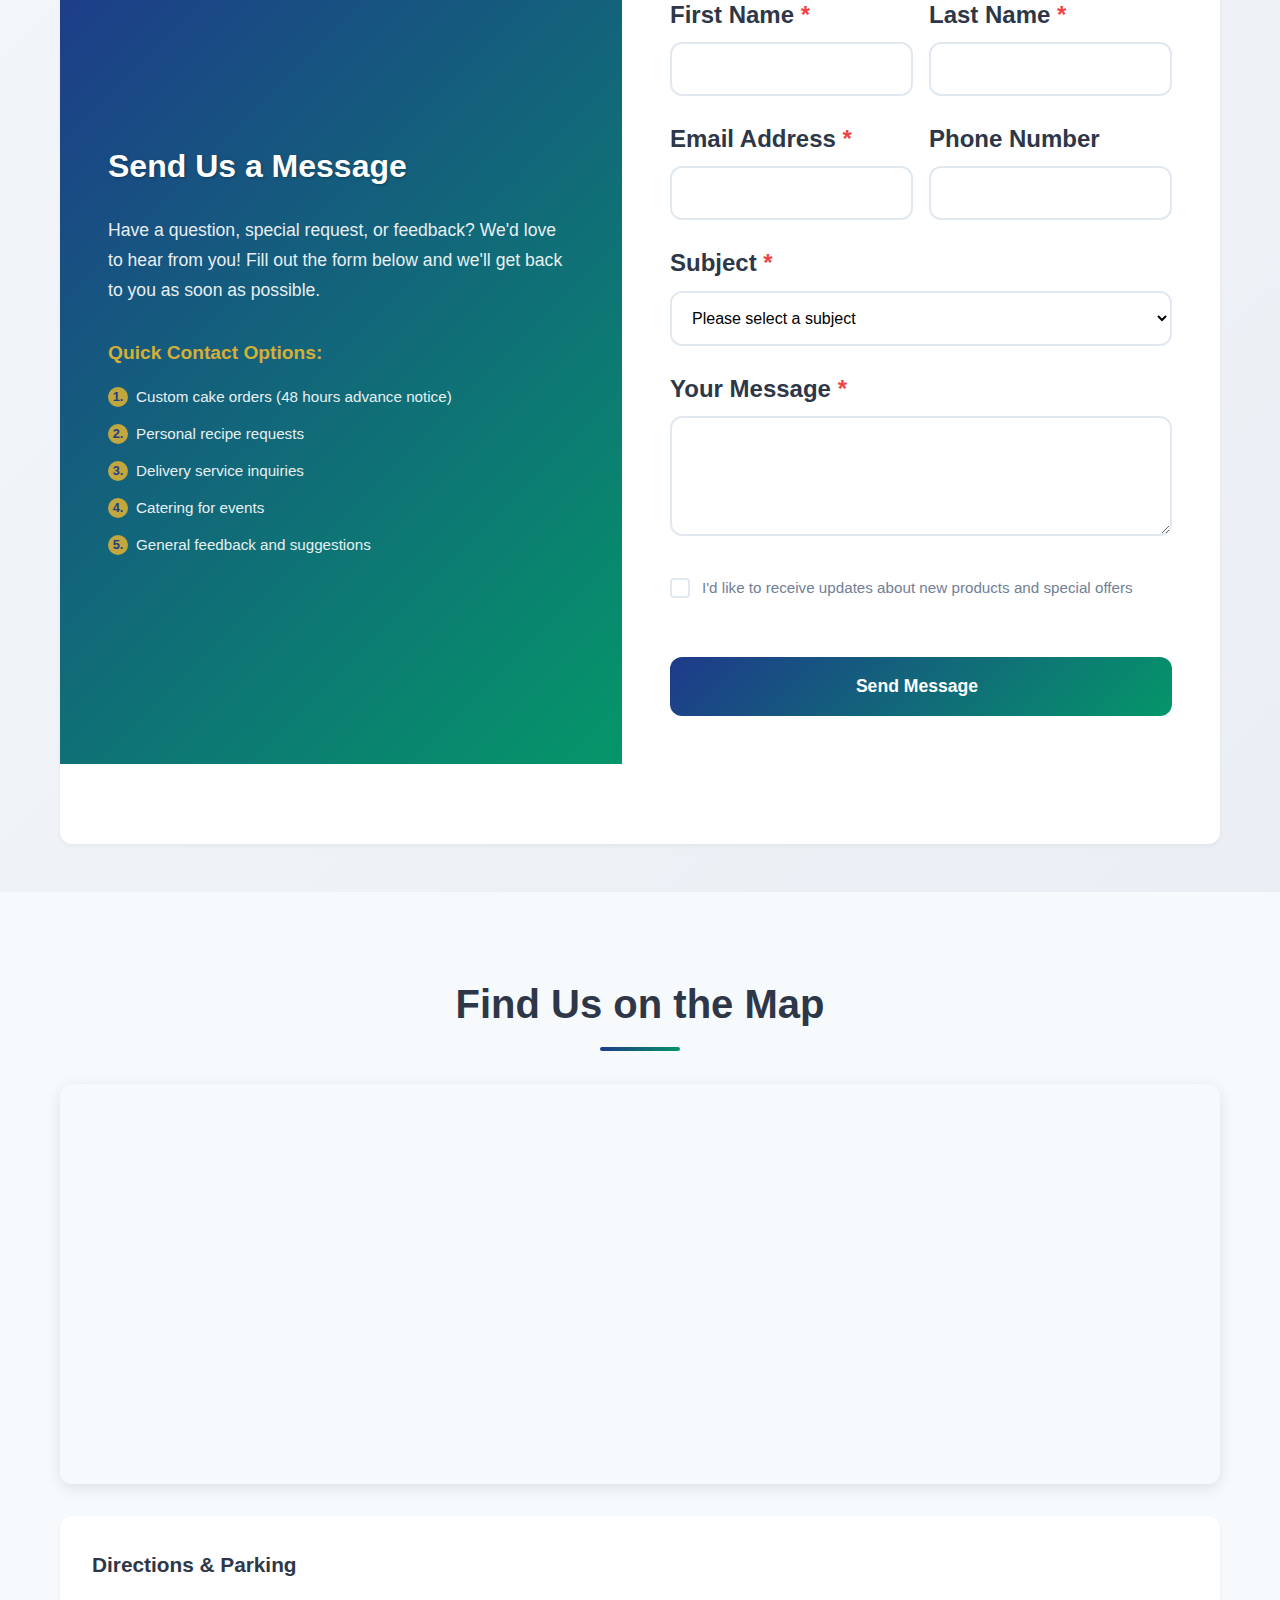
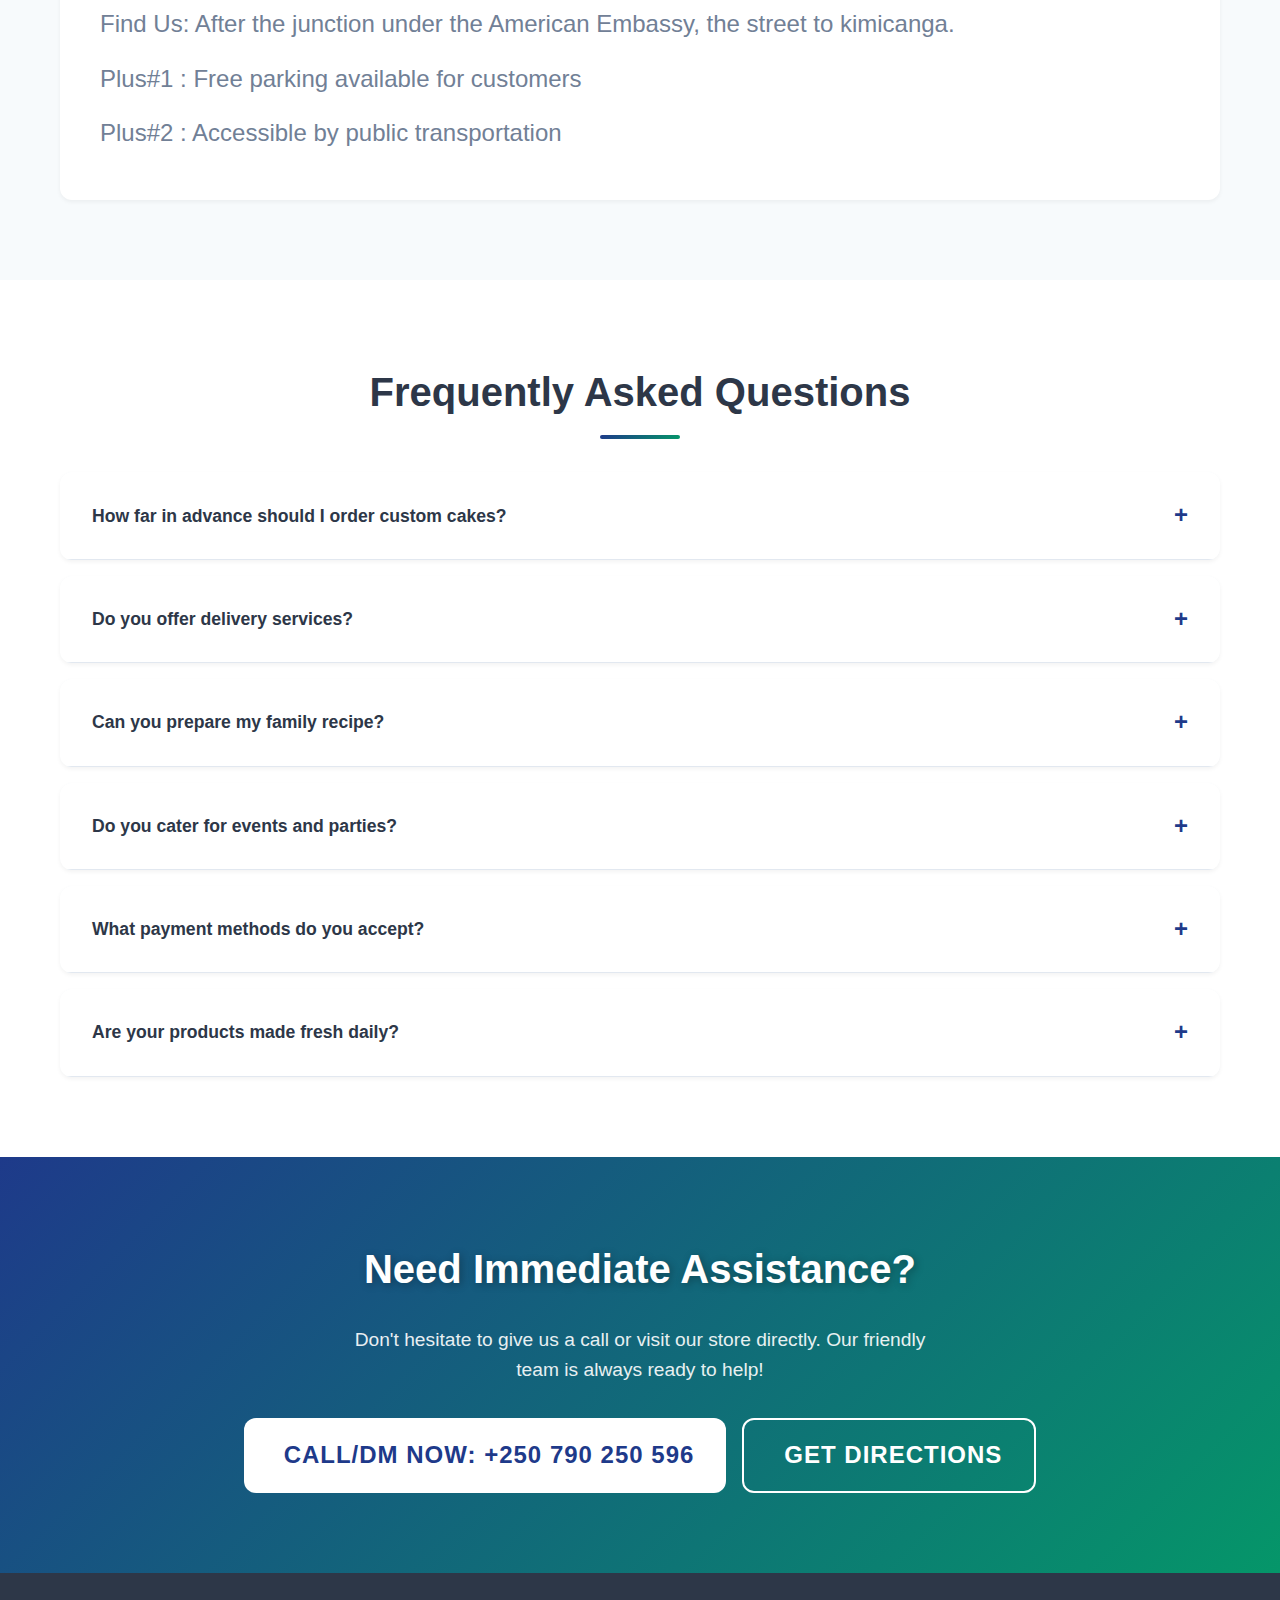
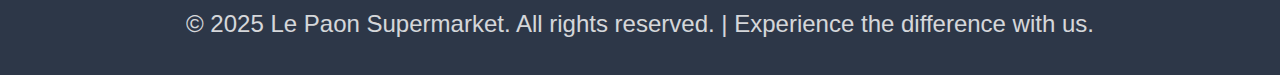
<file: contact.html>
<!DOCTYPE html>
<html lang="en">
<head>
    <meta charset="UTF-8">
    <meta name="viewport" content="width=device-width, initial-scale=1.0">
    <title>Contact Us | Le Paon Supermarket</title>
    <link rel="stylesheet" href="contactstyle.css">
</head>
<body>
    <header>
        <nav>
            <div class="logo">🦚 Le Paon Supermarket</div>
            <button class="menu-toggle" aria-label="Toggle navigation"></button>
            <ul class="nav-links">
                <li><a href="index.html">Home</a></li>
                <li><a href="products.html">Products</a></li>
                <li><a href="about.html">About</a></li>
                <li><a href="contact.html" class="active">Contact Us</a></li>
            </ul>
        </nav>
    </header>
    <!-- Rest of the content remains unchanged -->
    <!-- ... -->
    
    
    <main>
        <section class="page-header">
            <div class="container">
                <h1>Get in Touch with Us</h1>
                <p>We're here to serve you better. Reach out anytime!</p>
            </div>
        </section>

        <div class="container">
            <div class="contact-sections-grid">
                <section id="visit-store" class="contact-info-section">
                    <h2 class="section-title">Visit Our Store</h2>
                    <div class="contact-cards-grid">
                        <div class="contact-card">
                            <div class="contact-icon"></div>
                            <h3>Our Location</h3>
                            <p>Le Paon Supermarket Ltd</p>
                            <p>Kigali, Rwanda</p>
                            <p>Find us on the main road KG 3 AVE.</p>
                        </div>
                        <div class="contact-card">
                            <div class="contact-icon"></div>
                            <h3>Call Us</h3>
                            <p>+250 790 250 596</p>
                            <p>Available during business hours</p>
                            <p>For orders, inquiries, and special requests</p>
                        </div>
                        <div class="contact-card">
                            <div class="contact-icon"></div>
                            <h3>Email Us</h3>
                            <p>info@lepaonsupermarket.rw</p>
                            <p>Response is within 48 hours</p>
                            <p>Perfect for detailed inquiries</p>
                        </div>
                        <div class="contact-card">
                            <div class="contact-icon"></div>
                            <h3>Business Hours</h3>
                            <p>Monday - Friday: 7:30 AM - 10:00 PM</p>
                            <p>Sunday: 8:00 AM - 10:00 PM</p>
                            <p>Extended hours for your convenience</p>
                        </div>
                    </div>
                </section>
                <section id="contact-form-section" class="contact-form-section">
                    <div class="contact-form-content">
                        <div class="form-intro">
                            <h2>Send Us a Message</h2>
                            <p class="lead-text">Have a question, special request, or feedback? We'd love to hear from you! Fill out the form below and we'll get back to you as soon as possible.</p>
                            <div class="quick-contact-options">
                                <h4>Quick Contact Options:</h4>
                                <ul class="contact-options-list">
                                    <li><span class="option-icon">1.</span> Custom cake orders (48 hours advance notice)</li>
                                    <li><span class="option-icon">2.</span> Personal recipe requests</li>
                                    <li><span class="option-icon">3.</span> Delivery service inquiries</li>
                                    <li><span class="option-icon">4.</span> Catering for events</li>
                                    <li><span class="option-icon">5.</span> General feedback and suggestions</li>
                                </ul>
                            </div>
                        </div>
                        <div class="contact-form-container">
                            <div class="success-message" id="successMessage">
                                <span class="success-icon"></span>
                                <h4>Message Sent Successfully!</h4>
                                <p>Thank you for contacting us. We'll get back to you within 24 hours.</p>
                            </div>
                            <form id="contactForm" class="contact-form">
                                <div class="form-row">
                                    <div class="form-group">
                                        <label for="firstName">First Name <span class="required">*</span></label>
                                        <input type="text" id="firstName" name="firstName" required>
                                    </div>
                                    <div class="form-group">
                                        <label for="lastName">Last Name <span class="required">*</span></label>
                                        <input type="text" id="lastName" name="lastName" required>
                                    </div>
                                </div>
                                <div class="form-row">
                                    <div class="form-group">
                                        <label for="email">Email Address <span class="required">*</span></label>
                                        <input type="email" id="email" name="email" required>
                                    </div>
                                    <div class="form-group">
                                        <label for="phone">Phone Number</label>
                                        <input type="tel" id="phone" name="phone">
                                    </div>
                                </div>
                                <div class="form-group">
                                    <label for="subject">Subject <span class="required">*</span></label>
                                    <select id="subject" name="subject" required>
                                        <option value="" disabled selected>Please select a subject</option>
                                        <option value="general">General Inquiry</option>
                                        <option value="cake">Custom Cake Order</option>
                                        <option value="recipe">Personal Recipe Request</option>
                                        <option value="delivery">Delivery Service</option>
                                        <option value="catering">Catering Request</option>
                                        <option value="feedback">Feedback & Suggestions</option>
                                        <option value="complaint">Complaint</option>
                                        <option value="other">Other</option>
                                    </select>
                                </div>
                                <div class="form-group">
                                    <label for="message">Your Message <span class="required">*</span></label>
                                    <textarea id="message" name="message" rows="4" required></textarea>
                                </div>
                                <div class="checkbox-group">
                                    <label class="checkbox-label">
                                        <input type="checkbox" id="subscribe" name="subscribe">
                                        <span class="checkmark"></span>
                                        I'd like to receive updates about new products and special offers
                                    </label>
                                </div>
                                <button type="submit" class="submit-btn">
                                    <span class="btn-text">Send Message</span>
                                    <span class="btn-icon"></span>
                                </button>
                            </form>
                        </div>
                    </div>
                </section>
            </div>
        </div>

        <section id="map-section" class="map-section">
            <div class="container">
                <h2 class="section-title">Find Us on the Map</h2>
                <div class="map-container">
                    <iframe src="https://www.google.com/maps/embed?pb=!1m18!1m12!1m3!1d63648.737211912!2d30.05863955!3d-1.94407295!2m3!1f0!2f0!3f0!3m2!1i1024!2i768!4f13.1!3m3!1m2!1s0x19dca43f2b8f8c1b%3A0x8c1d2a8a7e5f5e9c!2sKigali%2C%20Rwanda!5e0!3m2!1sen!2sus!4v1698775432109!5m2!1sen!2sus" allowfullscreen="" loading="lazy"></iframe>
                </div>
                <div class="map-info">
                    <div class="map-details">
                        <h4>Directions & Parking</h4>
                        <p><span class="contact-icon"></span> Find Us: After the junction under the American Embassy, the street to kimicanga.</p>
                        <p><span class="contact-icon"></span> Plus#1 : Free parking available for customers</p>
                        <p><span class="contact-icon"></span> Plus#2 : Accessible by public transportation</p>
                      
                    </div>
                </div>
            </div>
        </section>

        <section id="faq-section" class="faq-section">
            <div class="container">
                <h2 class="section-title">Frequently Asked Questions</h2>
                <div class="faq-grid">
                    <div class="faq-item">
                        <div class="faq-question">
                            <h4>How far in advance should I order custom cakes?</h4>
                            <span class="faq-toggle">+</span>
                        </div>
                        <div class="faq-answer">
                            <p>We recommend placing custom cake orders at least 48 hours in advance to ensure we can create your perfect cake. For complex designs or large orders, please allow 3-5 days notice.</p>
                        </div>
                    </div>
                    <div class="faq-item">
                        <div class="faq-question">
                            <h4>Do you offer delivery services?</h4>
                            <span class="faq-toggle">+</span>
                        </div>
                        <div class="faq-answer">
                            <p>Yes! We offer delivery service within Kigali for orders above RWF 10,000. Free delivery is available for orders over RWF 15,000. Contact us to check if we deliver to your area.</p>
                        </div>
                    </div>
                    <div class="faq-item">
                        <div class="faq-question">
                            <h4>Can you prepare my family recipe?</h4>
                            <span class="faq-toggle">+</span>
                        </div>
                        <div class="faq-answer">
                            <p>Absolutely! We love helping customers enjoy their favorite home recipes. Share your recipe with our chef, and we'll discuss preparation details, timing, and minimum order requirements.</p>
                        </div>
                    </div>
                    <div class="faq-item">
                        <div class="faq-question">
                            <h4>Do you cater for events and parties?</h4>
                            <span class="faq-toggle">+</span>
                        </div>
                        <div class="faq-answer">
                            <p>Yes, we provide catering services for various events. We can prepare fresh samosas, mini-pizzas, cakes, and other items for your special occasions. Please contact us to discuss your requirements.</p>
                        </div>
                    </div>
                    <div class="faq-item">
                        <div class="faq-question">
                            <h4>What payment methods do you accept?</h4>
                            <span class="faq-toggle">+</span>
                        </div>
                        <div class="faq-answer">
                            <p>We accept cash payments and mobile money transfers. For large orders or catering services, we can discuss payment arrangements that work best for you.</p>
                        </div>
                    </div>
                    <div class="faq-item">
                        <div class="faq-question">
                            <h4>Are your products made fresh daily?</h4>
                            <span class="faq-toggle">+</span>
                        </div>
                        <div class="faq-answer">
                            <p>Yes! All our pastries, samosas, chapatis, and other baked goods are made fresh daily using quality ingredients. We take pride in offering you the freshest products possible.</p>
                        </div>
                    </div>
                </div>
            </div>
        </section>

        <section id="quick-contact-cta" class="quick-contact-cta">
            <div class="container">
                <div class="cta-content">
                    <h2>Need Immediate Assistance?</h2>
                    <p>Don't hesitate to give us a call or visit our store directly. Our friendly team is always ready to help!</p>
                    <div class="cta-buttons">
                        <a href="tel:+250790250596" class="cta-button primary">
                            <span class="btn-icon"></span>
                            <span class="btn-text">Call/DM Now: +250 790 250 596</span>
                        </a>
                        <a href="#map-section" class="cta-button secondary">
                            <span class="btn-icon"></span>
                            <span class="btn-text">Get Directions</span>
                        </a>
                    </div>
                </div>
            </div>
        </section>
    </main>

    <footer>
        <div class="container">
            <p>© 2025 Le Paon Supermarket. All rights reserved. | Experience the difference with us.</p>
        </div>
    </footer>

    <script src="script.js"></script>
</body>
</html>
</file>
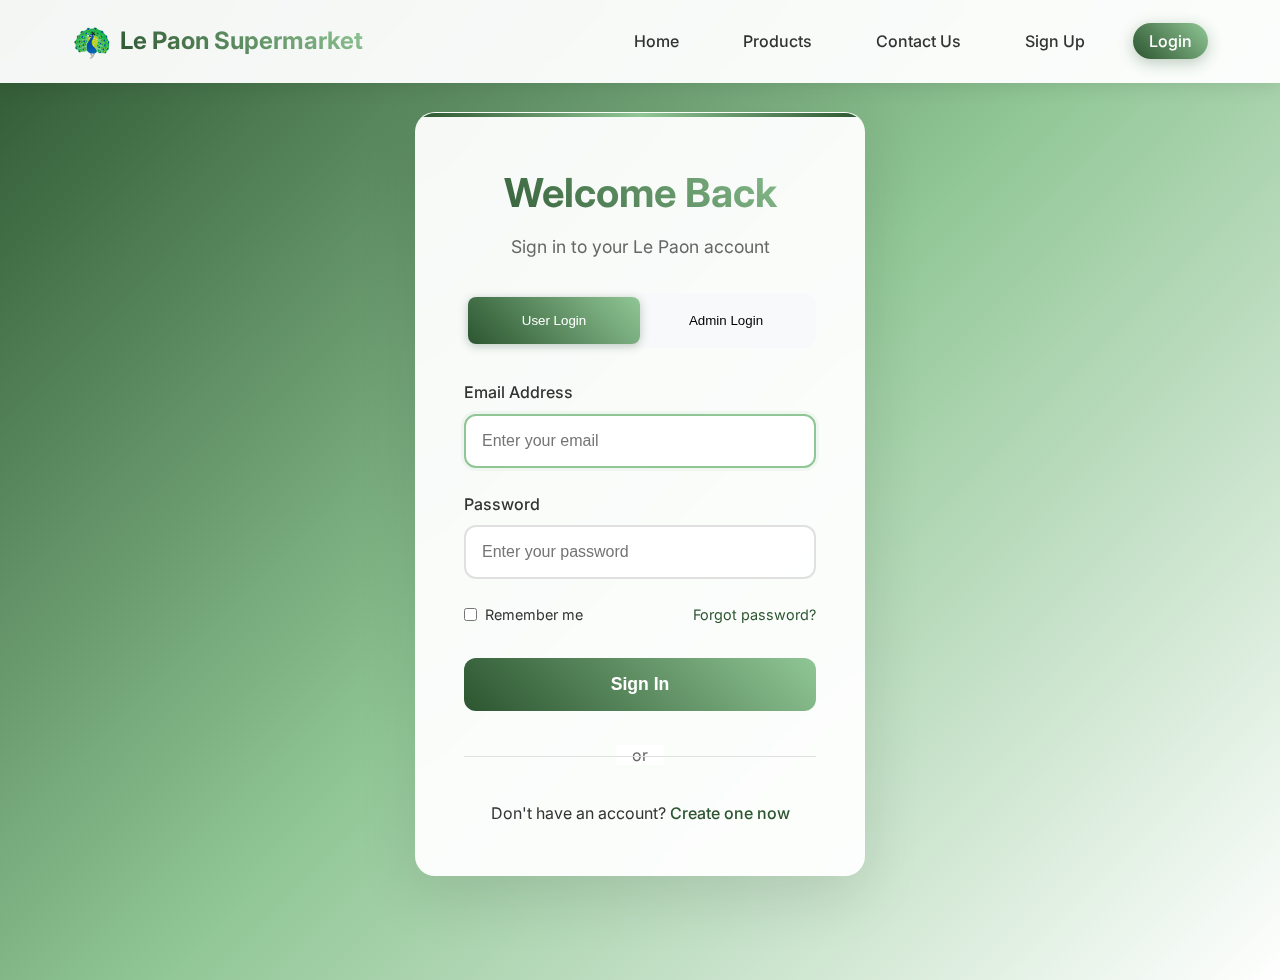
<file: login.html>
<!DOCTYPE html>
<html lang="en">
<head>
    <meta charset="UTF-8">
    <meta name="viewport" content="width=device-width, initial-scale=1.0">
    <title>Login | Le Paon Supermarket</title>
    <link rel="preconnect" href="https://fonts.googleapis.com">
    <link rel="preconnect" href="https://fonts.gstatic.com" crossorigin>
    <link href="https://fonts.googleapis.com/css2?family=Inter:wght@300;400;500;600;700;800&display=swap" rel="stylesheet">
    <link rel="stylesheet" href="loginstyle.css">
</head>
<body>
    <header>
        <nav>
            <div class="logo-container">
                <span class="logo">🦚</span>
                <span class="store-name">Le Paon Supermarket</span>
            </div>
            <button class="menu-toggle" id="menuToggle">☰</button>
            <ul class="nav-links" id="navLinks">
                <li><a href="index.html">Home</a></li>
                <li><a href="products.html">Products</a></li>
                <li><a href="contact.html">Contact Us</a></li>
                <li><a href="signup.html" onclick="showSignup()" class="signup-nav">Sign Up</a></li>
                <li><a href="login.html" class="active">Login</a></li>
            </ul>
        </nav>
    </header>

    <main>
        <div class="login-container">
            <div class="login-header">
                <h1>Welcome Back</h1>
                <p>Sign in to your Le Paon account</p>
            </div>

            <div class="login-tabs">
                <button class="tab-button active" onclick="showUserLogin()">User Login</button>
                <button class="tab-button" onclick="showAdminLogin()">Admin Login</button>
            </div>

            <div class="message" id="messageBox"></div>

            <!-- User Login Form -->
            <form class="login-form" id="userLoginForm">
                <div class="form-group">
                    <label for="userEmail">Email Address</label>
                    <input type="email" id="userEmail" name="email" required placeholder="Enter your email">
                </div>

                <div class="form-group">
                    <label for="userPassword">Password</label>
                    <input type="password" id="userPassword" name="password" required placeholder="Enter your password">
                </div>

                <div class="remember-forgot">
                    <div class="remember-me">
                        <input type="checkbox" id="rememberMe" name="remember">
                        <label for="rememberMe">Remember me</label>
                    </div>
                    <a href="#" class="forgot-password" onclick="showForgotPassword()">Forgot password?</a>
                </div>

                <button type="submit" class="login-button">Sign In</button>

                <div class="divider">
                    <span>or</span>
                </div>

                <div class="signup-link">
                    <p>Don't have an account? <a href="#" onclick="showSignup()">Create one now</a></p>
                </div>
            </form>

            <!-- Admin Login Form -->
            <form class="login-form hidden" id="adminLoginForm">
                <div class="form-group">
                    <label for="adminUsername">Admin Username</label>
                    <input type="text" id="adminUsername" name="username" required placeholder="Enter admin username">
                </div>

                <div class="form-group">
                    <label for="adminPassword">Admin Password</label>
                    <input type="password" id="adminPassword" name="password" required placeholder="Enter admin password">
                </div>

                <div class="form-group">
                    <label for="adminCode">Access Code</label>
                    <input type="text" id="adminCode" name="access_code" required placeholder="Enter access code">
                </div>

                <button type="submit" class="login-button">Access Admin Panel</button>

                <div class="admin-access">
                    <p style="font-size: 0.9rem; color: #666; margin-bottom: 0.5rem;">Quick Access:</p>
                    <button type="button" class="admin-button" onclick="accessAdminPanel()">Go to Admin Panel</button>
                </div>
            </form>
        </div>
    </main>

    <script>
        // Mobile menu toggle
        const menuToggle = document.getElementById('menuToggle');
        const navLinks = document.getElementById('navLinks');

        menuToggle.addEventListener('click', () => {
            navLinks.classList.toggle('active');
        });

        // Tab switching
        function showUserLogin() {
            document.getElementById('userLoginForm').classList.remove('hidden');
            document.getElementById('adminLoginForm').classList.add('hidden');
            
            document.querySelectorAll('.tab-button').forEach(btn => btn.classList.remove('active'));
            event.target.classList.add('active');
        }

        function showAdminLogin() {
            document.getElementById('userLoginForm').classList.add('hidden');
            document.getElementById('adminLoginForm').classList.remove('hidden');
            
            document.querySelectorAll('.tab-button').forEach(btn => btn.classList.remove('active'));
            event.target.classList.add('active');
        }

        // Form submissions
        document.getElementById('userLoginForm').addEventListener('submit', function(e) {
            e.preventDefault();
            const email = document.getElementById('userEmail').value;
            const password = document.getElementById('userPassword').value;
            
            // Simulate login process
            showMessage('Signing you in...', 'success');
            
            setTimeout(() => {
                // Redirect to home page or user dashboard
                showMessage('Login successful! Redirecting...', 'success');
                setTimeout(() => {
                    window.location.href = 'index.html';
                }, 1000);
            }, 1500);
        });

        document.getElementById('adminLoginForm').addEventListener('submit', function(e) {
            e.preventDefault();
            const username = document.getElementById('adminUsername').value;
            const password = document.getElementById('adminPassword').value;
            const accessCode = document.getElementById('adminCode').value;
            
            // Basic validation for demo purposes
            if (username === 'admin' && password === 'admin123' && accessCode === 'LEPAON2025') {
                showMessage('Admin authentication successful!', 'success');
                setTimeout(() => {
                    accessAdminPanel();
                }, 1000);
            } else {
                showMessage('Invalid admin credentials. Please check your username, password, and access code.', 'error');
            }
        });

        // Utility functions
        function showMessage(text, type) {
            const messageBox = document.getElementById('messageBox');
            messageBox.textContent = text;
            messageBox.className = `message ${type}`;
            messageBox.style.display = 'block';
            
            if (type === 'success') {
                setTimeout(() => {
                    messageBox.style.display = 'none';
                }, 3000);
            }
        }

        function showForgotPassword() {
            alert('Please contact Le Paon Supermarket at +250 790 250 596 or info@lepaonsupermarket.rw for password reset assistance.');
        }

        function showSignup() {
            // Redirect to signup page or show signup form
            alert('Signup feature coming soon! For now, please visit our store or contact us to create an account.');
        }

        function accessAdminPanel() {
            // Redirect to admin panel
            showMessage('Redirecting to Admin Panel...', 'success');
            setTimeout(() => {
                // You can replace this with the actual admin panel URL
                window.location.href = 'admin-panel.html';
            }, 1000);
        }

        // Auto-focus first input
        window.addEventListener('load', () => {
            document.getElementById('userEmail').focus();
        });

        // Enter key handling for forms
        document.addEventListener('keypress', function(e) {
            if (e.key === 'Enter') {
                const activeForm = document.querySelector('.login-form:not(.hidden)');
                if (activeForm) {
                    activeForm.dispatchEvent(new Event('submit'));
                }
            }
        });
    </script>
</body>
</html>
</file>
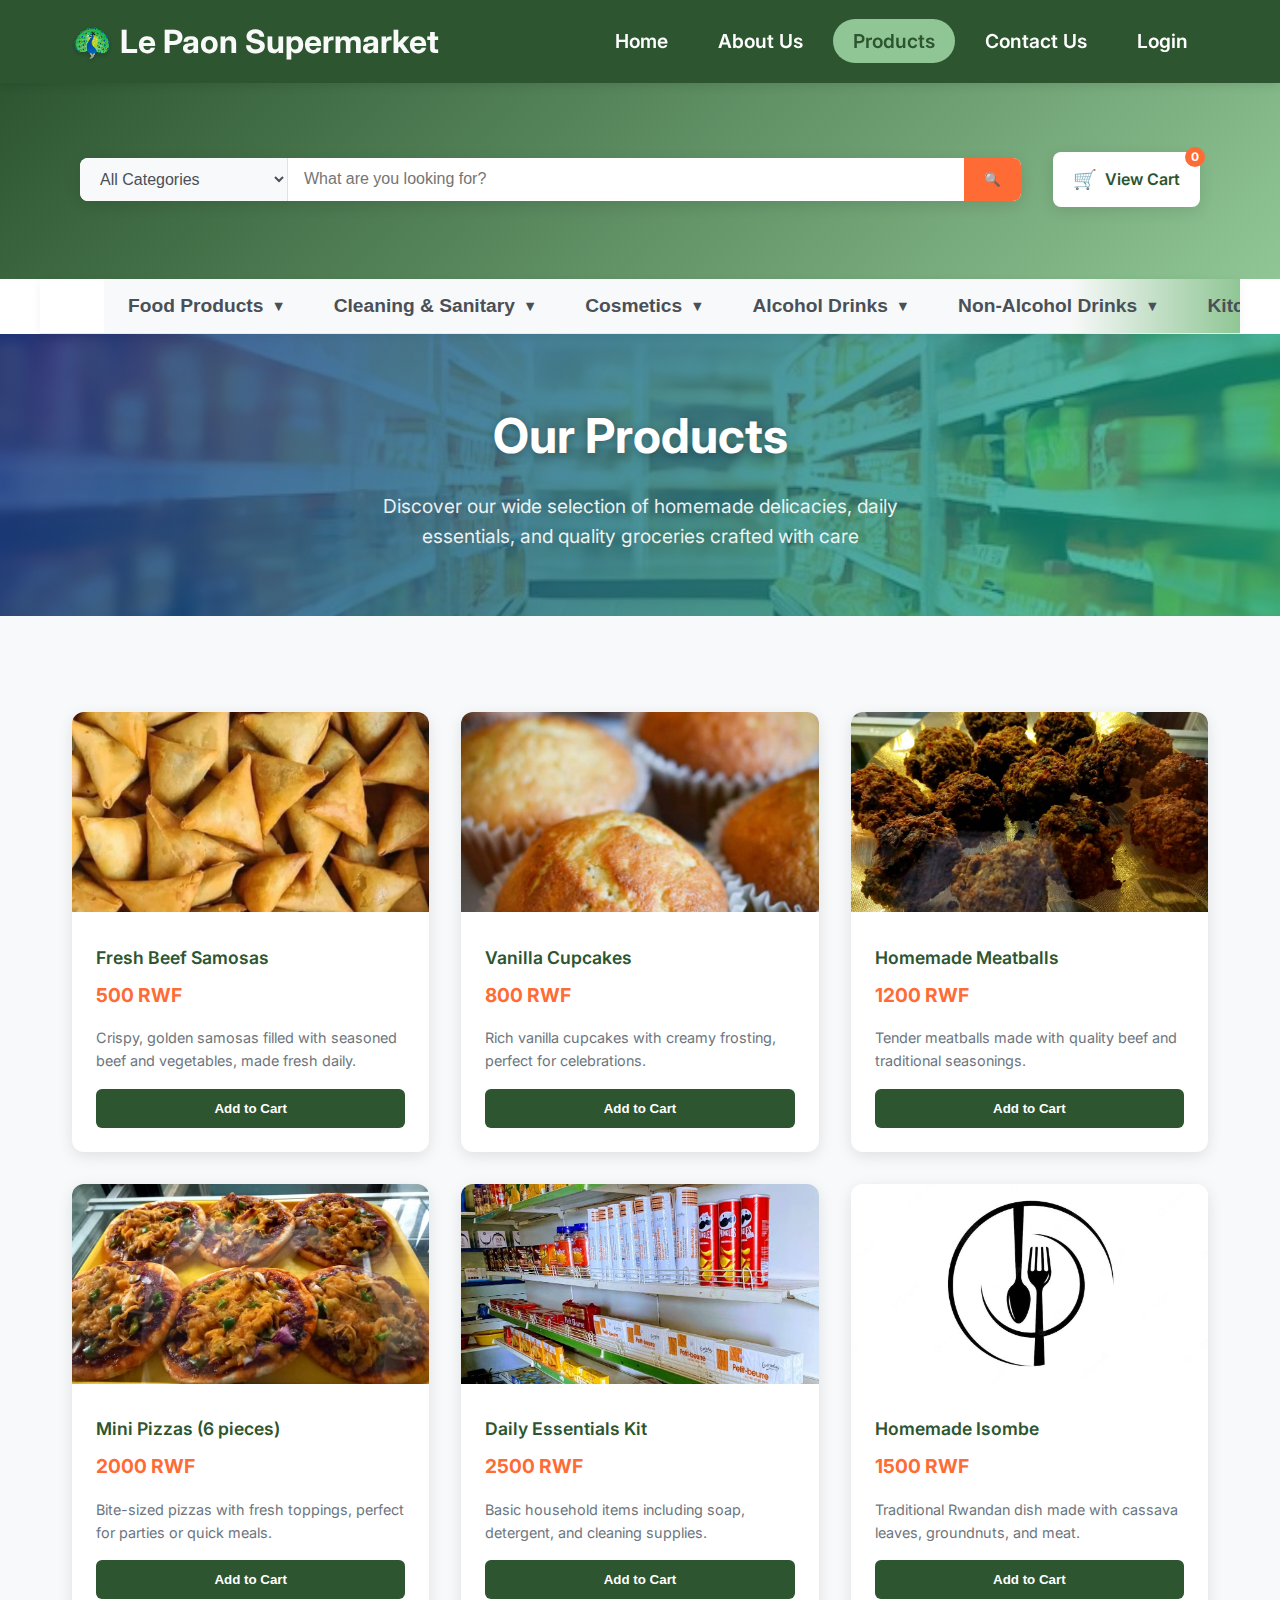
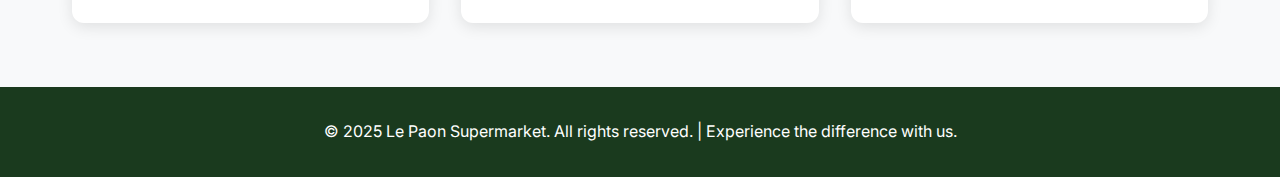
<file: products.html>
<!DOCTYPE html>
<html lang="en">
<head>
    <meta charset="UTF-8">
    <meta name="viewport" content="width=device-width, initial-scale=1.0">
    <title>Products | Le Paon Supermarket</title>
    <link rel="preconnect" href="https://fonts.googleapis.com">
    <link rel="preconnect" href="https://fonts.gstatic.com" crossorigin>
    <link href="https://fonts.googleapis.com/css2?family=Inter:wght@300;400;500;600;700;800&display=swap" rel="stylesheet">
    <link rel="stylesheet" href="productstyle.css">
   
</head>
<body>
    <!-- Header with Navigation -->
    <header>
        <nav>
            <div class="logo-container">
                <span class="logo">🦚</span>
                <span class="store-name">Le Paon Supermarket</span>
            </div>
            <button class="menu-toggle" id="menuToggle">☰</button>
            <ul class="nav-links" id="navLinks">
                <li><a href="index.html">Home</a></li>
                <li><a href="about.html">About Us</a></li>
                <li><a href="products.html" class="active">Products</a></li>
                <li><a href="contact.html">Contact Us</a></li>
                <li><a href="login.html">Login</a></li>
            </ul>
        </nav>
    </header>

    <!-- Search and Cart Section -->
    <section class="search-cart-section">
        <div class="search-cart-container">
            <div class="search-container">
                <select class="category-dropdown" id="categoryFilter">
                    <option value="all">All Categories</option>
                    <option value="food">Food Products</option>
                    <option value="cleaning">Cleaning & Sanitary</option>
                    <option value="cosmetics">Cosmetics</option>
                    <option value="alcohol">Alcohol Drinks</option>
                    <option value="soft-drinks">Non-Alcohol Drinks</option>
                    <option value="kitchenware">Kitchenware</option>
                    <option value="smoking">Smoking & Cigarettes</option>
                    <option value="toys">Toys</option>
                </select>
                <input type="text" class="search-input" placeholder="What are you looking for?" id="searchInput">
                <button class="search-btn" id="searchBtn">🔍</button>
            </div>
            <a href="cart.html" class="cart-link" id="cartLink">
                <span class="cart-icon">🛒</span>
                <span>View Cart</span>
                <span class="cart-count" id="cartCount">0</span>
            </a>
        </div>
    </section>

    <!-- Categories Menu Bar -->
    <nav class="categories-menu">
        <div class="categories-container">
            <div class="categories-nav">
                <div class="category-item">
                    <button class="category-btn" data-category="food">
                        Food Products
                        <span class="dropdown-arrow">▼</span>
                    </button>
                    <div class="dropdown-menu">
                        <a href="#" class="dropdown-item">Bread and bakery items</a>
                        <a href="#" class="dropdown-item">Breakfast cereals</a>
                        <a href="#" class="dropdown-item">Dairy Products</a>
                        <a href="#" class="dropdown-item">Chocolate</a>
                        <a href="#" class="dropdown-item">Snacks & Confectionery</a>
                        <a href="#" class="dropdown-item">Biscuits</a>
                        <a href="#" class="dropdown-item">Canned Foods</a>
                        <a href="#" class="dropdown-item">Ingredients & Sauces</a>
                        <a href="#" class="dropdown-item">Pasta & noodles</a>
                    </div>
                </div>
                
                <div class="category-item">
                    <button class="category-btn" data-category="cleaning">
                        Cleaning & Sanitary
                        <span class="dropdown-arrow">▼</span>
                    </button>
                    <div class="dropdown-menu">
                        <a href="#" class="dropdown-item">Household Cleaners</a>
                        <a href="#" class="dropdown-item">Personal Hygiene</a>
                        <a href="#" class="dropdown-item">Laundry Supplies</a>
                        <a href="#" class="dropdown-item">Paper Products</a>
                    </div>
                </div>

                <div class="category-item">
                    <button class="category-btn" data-category="cosmetics">
                        Cosmetics
                        <span class="dropdown-arrow">▼</span>
                    </button>
                    <div class="dropdown-menu">
                        <a href="#" class="dropdown-item">Skincare</a>
                        <a href="#" class="dropdown-item">Makeup</a>
                        <a href="#" class="dropdown-item">Hair Care</a>
                        <a href="#" class="dropdown-item">Fragrances</a>
                    </div>
                </div>

                <div class="category-item">
                    <button class="category-btn" data-category="alcohol">
                        Alcohol Drinks
                        <span class="dropdown-arrow">▼</span>
                    </button>
                    <div class="dropdown-menu">
                        <a href="#" class="dropdown-item">Beer</a>
                        <a href="#" class="dropdown-item">Wine</a>
                        <a href="#" class="dropdown-item">Spirits</a>
                        <a href="#" class="dropdown-item">Local Drinks</a>
                    </div>
                </div>

                <div class="category-item">
                    <button class="category-btn" data-category="soft-drinks">
                        Non-Alcohol Drinks
                        <span class="dropdown-arrow">▼</span>
                    </button>
                    <div class="dropdown-menu">
                        <a href="#" class="dropdown-item">Soft Drinks</a>
                        <a href="#" class="dropdown-item">Juices</a>
                        <a href="#" class="dropdown-item">Water</a>
                        <a href="#" class="dropdown-item">Tea & Coffee</a>
                    </div>
                </div>

                <div class="category-item">
                    <button class="category-btn" data-category="kitchenware">
                        Kitchenware
                        <span class="dropdown-arrow">▼</span>
                    </button>
                    <div class="dropdown-menu">
                        <a href="#" class="dropdown-item">Cookware</a>
                        <a href="#" class="dropdown-item">Utensils</a>
                        <a href="#" class="dropdown-item">Storage</a>
                        <a href="#" class="dropdown-item">Appliances</a>
                    </div>
                </div>

                <div class="category-item">
                    <button class="category-btn" data-category="smoking">
                        Smoking & Cigarettes
                        <span class="dropdown-arrow">▼</span>
                    </button>
                    <div class="dropdown-menu">
                        <a href="#" class="dropdown-item">Dunhill</a>
                        <a href="#" class="dropdown-item">Tobacco</a>
                        <a href="#" class="dropdown-item">Accessories</a>
                    </div>
                </div>

                <div class="category-item">
                    <button class="category-btn" data-category="toys">
                        Toys
                        <span class="dropdown-arrow">▼</span>
                    </button>
                    <div class="dropdown-menu">
                        <a href="#" class="dropdown-item">Educational Toys</a>
                        <a href="#" class="dropdown-item">Action Figures</a>
                        <a href="#" class="dropdown-item">Board Games</a>
                        <a href="#" class="dropdown-item">Outdoor Toys</a>
                    </div>
                </div>
            </div>
        </div>
    </nav>

    <main>
        <!-- Products Hero Section -->
        <section class="products-hero">
            <div class="container">
                <h1>Our Products</h1>
                <p>Discover our wide selection of homemade delicacies, daily essentials, and quality groceries crafted with care</p>
            </div>
        </section>

        <!-- Products Content -->
        <section class="products-content">
            <div class="container">
                <div class="products-grid" id="productsGrid">
                    <!-- Sample Products -->
                    <div class="product-card">
                        <img src="images/samosas.jpg" alt="Fresh Beef Samosas" class="product-image">
                        <div class="product-info">
                            <h3 class="product-name">Fresh Beef Samosas</h3>
                            <div class="product-price">500 RWF</div>
                            <p class="product-description">Crispy, golden samosas filled with seasoned beef and vegetables, made fresh daily.</p>
                            <button class="add-to-cart-btn">Add to Cart</button>
                        </div>
                    </div>

                    <div class="product-card">
                        <img src="images/cupcakes.jpg" alt="Vanilla Cupcakes" class="product-image">
                        <div class="product-info">
                            <h3 class="product-name">Vanilla Cupcakes</h3>
                            <div class="product-price">800 RWF</div>
                            <p class="product-description">Rich vanilla cupcakes with creamy frosting, perfect for celebrations.</p>
                            <button class="add-to-cart-btn">Add to Cart</button>
                        </div>
                    </div>

                    <div class="product-card">
                        <img src="images/meatballs.jpg" alt="Homemade Meatballs" class="product-image">
                        <div class="product-info">
                            <h3 class="product-name">Homemade Meatballs</h3>
                            <div class="product-price">1200 RWF</div>
                            <p class="product-description">Tender meatballs made with quality beef and traditional seasonings.</p>
                            <button class="add-to-cart-btn">Add to Cart</button>
                        </div>
                    </div>

                    <div class="product-card">
                        <img src="images/mini_pizza.jpg" alt="Mini Pizzas" class="product-image">
                        <div class="product-info">
                            <h3 class="product-name">Mini Pizzas (6 pieces)</h3>
                            <div class="product-price">2000 RWF</div>
                            <p class="product-description">Bite-sized pizzas with fresh toppings, perfect for parties or quick meals.</p>
                            <button class="add-to-cart-btn">Add to Cart</button>
                        </div>
                    </div>

                    <div class="product-card">
                        <img src="images/groceries.jpg" alt="Daily Essentials" class="product-image">
                        <div class="product-info">
                            <h3 class="product-name">Daily Essentials Kit</h3>
                            <div class="product-price">2500 RWF</div>
                            <p class="product-description">Basic household items including soap, detergent, and cleaning supplies.</p>
                            <button class="add-to-cart-btn">Add to Cart</button>
                        </div>
                    </div>

                    <div class="product-card">
                        <img src="images/recipe_services.jpg" alt="Homemade Isombe" class="product-image">
                        <div class="product-info">
                            <h3 class="product-name">Homemade Isombe</h3>
                            <div class="product-price">1500 RWF</div>
                            <p class="product-description">Traditional Rwandan dish made with cassava leaves, groundnuts, and meat.</p>
                            <button class="add-to-cart-btn">Add to Cart</button>
                        </div>
                    </div>
                </div>
            </div>
        </section>
    </main>

    <!-- Footer -->
    <footer>
        <div class="container">
            <p>&copy; 2025 Le Paon Supermarket. All rights reserved. | Experience the difference with us.</p>
        </div>
    </footer>

    <script>
        // Mobile menu toggle
        const menuToggle = document.getElementById('menuToggle');
        const navLinks = document.getElementById('navLinks');

        menuToggle.addEventListener('click', () => {
            navLinks.classList.toggle('active');
        });

        // Category dropdown functionality
        const categoryItems = document.querySelectorAll('.category-item');

        categoryItems.forEach(item => {
            const button = item.querySelector('.category-btn');
            
            button.addEventListener('click', (e) => {
                e.stopPropagation();
                
                // Close other dropdowns
                categoryItems.forEach(otherItem => {
                    if (otherItem !== item) {
                        otherItem.classList.remove('active');
                    }
                });
                
                // Toggle current dropdown
                item.classList.toggle('active');
            });
        });

        // Close dropdowns when clicking outside
        document.addEventListener('click', () => {
            categoryItems.forEach(item => {
                item.classList.remove('active');
            });
        });

        // Prevent dropdown from closing when clicking inside
        document.querySelectorAll('.dropdown-menu').forEach(menu => {
            menu.addEventListener('click', (e) => {
                e.stopPropagation();
            });
        });

        // Search functionality
        const searchBtn = document.getElementById('searchBtn');
        const searchInput = document.getElementById('searchInput');
        const categoryFilter = document.getElementById('categoryFilter');

        searchBtn.addEventListener('click', performSearch);
        searchInput.addEventListener('keypress', (e) => {
            if (e.key === 'Enter') {
                performSearch();
            }
        });

        function performSearch() {
            const query = searchInput.value.trim();
            const category = categoryFilter.value;
            
            if (query || category !== 'all') {
                console.log('Searching for:', query, 'in category:', category);
                // Implement search logic here
                // This could filter the products grid or redirect to a search results page
            }
        }

        // Cart functionality
        let cartCount = 0;
        const cartCountElement = document.getElementById('cartCount');
        const addToCartButtons = document.querySelectorAll('.add-to-cart-btn');

        addToCartButtons.forEach(button => {
            button.addEventListener('click', (e) => {
                e.preventDefault();
                cartCount++;
                cartCountElement.textContent = cartCount;
                
                // Visual feedback
                button.style.background = '#90c695';
                button.textContent = 'Added!';
                
                setTimeout(() => {
                    button.style.background = '#2c5530';
                    button.textContent = 'Add to Cart';
                }, 1500);
            });
        });

        // Category filtering
        categoryItems.forEach(item => {
            const button = item.querySelector('.category-btn');
            const dropdownItems = item.querySelectorAll('.dropdown-item');
            
            dropdownItems.forEach(dropdownItem => {
                dropdownItem.addEventListener('click', (e) => {
                    e.preventDefault();
                    const category = button.dataset.category;
                    const subcategory = dropdownItem.textContent;
                    
                    console.log('Filtering by:', category, '-', subcategory);
                    // Implement filtering logic here
                    
                    // Close dropdown
                    item.classList.remove('active');
                });
            });
        });

        // Smooth scrolling
        document.documentElement.style.scrollBehavior = 'smooth';

        // Initialize cart count from storage (if available)
        const savedCartCount = parseInt(localStorage.getItem('lepacon-cart-count') || '0');
        cartCount = savedCartCount;
        cartCountElement.textContent = cartCount;
    </script>
</body>
</html>
</file>
<file: style.css>
/* Global styles */
* {
    margin: 0;
    padding: 0;
    box-sizing: border-box;
}

body {
    font-family: 'Segoe UI', Tahoma, Geneva, Verdana, sans-serif;
    line-height: 1.6;
    color: #7b7878;
    overflow-x: hidden;
    font-size: 1.1rem; /* Increased base font size */
}

h1, h2, h3, h4 {
    font-family: 'Segoe UI', Tahoma, Geneva, Verdana, sans-serif;
    font-weight: 700;
}

/* Header and Navigation */
header {
   background: #1e6526;
    position: fixed;
    top: 0;
    left: 0;
    right: 0;
    z-index: 1000;
    box-shadow: var(--shadow-medium);
    backdrop-filter: blur(10px);
}

nav {
    display: flex;
    justify-content: space-between;
    align-items: center;
    max-width: 1200px;
    margin: 0 auto;
    padding: 1rem 2rem;
}

.logo-container {
    display: flex;
    align-items: center;
}

.logo {
    font-size: 2.5rem; /* Increased logo size */
    font-weight: bold;
    color: #f9f9f9;
    margin-right: 0.5rem;
    text-shadow: 0 2px 4px rgba(0, 0, 0, 0.2); /* Subtle shadow for visibility */
}

.store-name {
    font-size: 2.2rem; /* Slightly larger store name */
    font-weight: bold;
    color: #f9f9f9;
}
/*Menu Toggle Button - Hidden by default */
.menu-toggle {
    display: none;
    background: #90c695;
    color: #2c5530;
    border: none;
    border-radius: 4px;
    padding: 10px 15px;
    font-size: 1.8rem;
    cursor: pointer;
    transition: all 0.3s ease;
    box-shadow: 0 2px 5px rgba(0, 0, 0, 0.2);
}

.menu-toggle:hover {
    background: #a8d4ac;
}

.nav-links {
    display: flex;
    list-style: none;
    gap: 15px;
}

.nav-links a {
    color: white;
    text-decoration: none;
    padding: 10px 20px;
    border-radius: 10px;
    font-weight: 500;
    font-size: 1.2rem; 
    transition: all 0.3s ease;
}

.nav-links a:hover {
    background-color: #90c695;
    color: #2c5530;
}

.nav-links a.active {
    background-color: #90c695;
    color: #2c5530;
    font-weight: bold;
}

  /* Mobile Responsiveness */
    
        @media (max-width: 768px) {
        
            nav {
                flex-wrap: wrap;
                position: relative;
            }
             .logo-container {
                flex: 1;
            }

            .store-name {
                font-size: 1.8rem;
                color: #f9f9f9;
            }

            .logo {
                font-size: 2rem;
            }
            .menu-toggle {
                display: block;
                order: 2;
                
            }
            
            .nav-links {
                display: none;
                flex-direction: column;
                width: 100%;
                background: #2c5530;
                position: absolute;
                top: 100%;
                left: 0;
                right: 0;
                gap: 5px;
                border-radius: 25px;
                box-shadow: 0 4px 15px rgba(0,0,0,0.08);
                overflow: hidden;
                z-index: 1000;
            }
            
            .nav-links li {
                width: 100%;
            }
            
            .nav-links a {
                display: block;
                width: 100%;
                padding: 15px 20px;
                border-radius: 30px;
                text-align: left;
                border-bottom: 1px solid rgba(255, 255, 255, 0.1);
            }
            
            .nav-links.active {
                display: flex;
            }
        }
        @media (min-width: 480px) {
            .menu-toggle {
                display: none;
            }
            
            .nav-links {
                display: flex !important;
                position: static;
                flex-direction: row;
                background: none;
                box-shadow: none;
                width: auto;
            }
        }      

/* Hero Section */
main {
    margin-top: 80px;
}

.container {
    max-width: 1200px;
    margin: 0 auto;
    padding: 0 2rem;
}

.hero {
    position: relative;
    height: 100vh;
    overflow: hidden;
    display: flex;
    align-items: center;
    justify-content: center;
    background: linear-gradient(120deg, rgba(30,58,138,0.85) 0%, rgba(16,185,129,0.7) 100%),
                url('images/grocery_store illustration.jpg') center center/cover no-repeat;
    box-shadow: 0 8px 32px 0 rgba(31,41,55,0.25);
}

.hero-background {
    position: absolute;
    top: 0;
    left: 0;
    width: 100%;
    height: 100%;
    z-index: 1;
    overflow: hidden;
}

.hero-background::after {
    content: '';
    position: absolute;
    top: 0;
    left: 0;
    width: 100%;
    height: 100%;
    background: rgba(44, 85, 48, 0.6);
    z-index: 2;
}

.hero-content {
    position: relative;
    z-index: 3;
    text-align: center;
    color: #fff;
    padding: 2rem;
    background: rgba(0, 0, 0, 0.25);
    border-radius: 10px;
    max-width: 800px;
    margin: 0 auto;
    box-shadow: 0 4px 24px rgba(16,185,129,0.15), 2px 2px 8px rgba(30,58,138,0.10);
}

.hero h1 {
    font-size: 4rem; 
    margin-bottom: 1.5rem;
    color: #fff;
    font-weight: 800;
    text-shadow: 0 4px 24px rgba(16,185,129,0.25), 2px 2px 8px rgba(30,58,138,0.25);
}

.hero p {
    font-size: 1.5rem; 
    margin-bottom: 2.2rem;
    color: #e0f2fe;
    opacity: 1;
    text-shadow: 0 2px 8px rgba(30,58,138,0.15);
}

.cta-button {
    background: #ff6b35;
    color: white;
    padding: 1rem 2rem; 
    text-decoration: none;
    border-radius: 5px;
    font-size: 1.3rem; 
    font-weight: bold;
    transition: all 0.3s ease;
}

.cta-button:hover {
    background: #e55a2e;
    transform: translateY(-2px);
}
/* CTA Content Section */
.cta-content {
    background: linear-gradient(120deg, rgba(144,198,149,0.18) 0%, rgba(44,85,48,0.10) 100%);
    color: #2c5530;
    text-align: center;
    padding: 4rem 2rem;
    border-radius: 20px;
    box-shadow: 0 8px 32px 0 rgba(31,41,55,0.18);
    margin: 3rem auto;
    max-width: 900px;
}

.cta-content h2, .cta-content h3 {
    color: #2c5530;
    font-weight: 800;
    text-shadow: 0 2px 8px rgba(144,198,149,0.12);
    margin-bottom: 1.5rem;
    font-size: 2.8rem; /* Increased font size */
}

.cta-content p {
    color: #555;
    font-size: 1.3rem; /* Increased font size */
    margin-bottom: 2rem;
    text-shadow: 0 2px 8px rgba(144,198,149,0.08);
}

.cta-content .cta-button {
    background: #2c5530;
    color: #fff;
    padding: 1rem 2.5rem;
    border-radius: 50px;
    font-size: 1.3rem; /* Increased font size */
    font-weight: bold;
    text-decoration: none;
    transition: background 0.3s, transform 0.3s;
    box-shadow: 0 4px 16px rgba(44,85,48,0.10);
    display: inline-block;
}

.cta-content .cta-button:hover {
    background: #90c695;
    color: #2c5530;
    transform: translateY(-2px) scale(1.04);
}

/* Section Styling */
section {
    padding: 4rem 0;
}

.section-title {
    text-align: center;
    font-size: 3rem; /* Increased font size */
    font-weight: 700;
    margin-bottom: 3rem;
    color: #2c5530;
    text-shadow: 0 2px 8px rgba(144,198,149,0.10);
}

/* Products Grid */
.products-grid {
    display: grid;
    grid-template-columns: repeat(auto-fit, minmax(350px, 1fr));
    gap: 2rem;
    margin-top: 2rem;
}

.product-card {
    background: white;
    border-radius: 10px;
    overflow: hidden;
    box-shadow: 0 4px 15px rgba(0, 0, 0, 0.1);
    transition: transform 0.3s ease, box-shadow 0.3s ease;
}

.product-card:hover {
    transform: translateY(-5px);
    box-shadow: 0 8px 25px rgba(0, 0, 0, 0.15);
}
.product-image {
    width: 100%;
    height: 200px;
    object-fit: cover;
}


.product-content {
    padding: 1.5rem;
    text-align: center;
}

.product-card h3 {
    color: #2c5530;
    margin-bottom: 1rem;
    font-size: 1.5rem; /* Increased font size */
}

.product-card p {
    color: #555;
    line-height: 1.6;
    font-size: 1.2rem; /* Increased font size */
}
/* Manager profile */
.manager-profile {
    text-align: center;
    background: rgb(2, 116, 63);
    padding: 2rem;
    border-radius: 10px;
    box-shadow: 0 4px 15px rgba(0, 0, 0, 0.1);
    margin-top: 3rem;
}
.manager-profile h3 {
    font-size: 2.5rem; /* Increased font size */
    margin-bottom: 1rem;
    color: #fff;
}
.manager-title {
    color: #fff;
    font-size: 2rem; /* Increased font size */
    margin-bottom: 1rem;
}

.manager-photo {
    width: 180px;
    height: 180px;
    border-radius: 50%;
    margin: 0 auto 1rem;
    object-fit: cover;
    border: 3px solid #90c695;
}
.manager-bio  {
    font-size: 1.5rem; 
    color:#f9f9f9;
    margin-bottom: 1rem;
}

/* Reviews section */
.reviews {
    background: #e5fdfc;
}
.review-title {
    text-align: center;
    font-size: 3rem; /* Increased font size */
   
    color: #2c5530;
    text-shadow: 0 2px 8px rgba(144,198,149,0.10);
}
.reviews-grid {
    display: grid;
    grid-template-columns: repeat(auto-fit, minmax(300px, 1fr));
    gap: 2rem;
    margin-top: 2rem;
}

.review-card {
    background: white;
    padding: 2rem;
    border-radius: 10px;
    box-shadow: 0 4px 15px rgba(0, 0, 0, 0.1);
}

.review-header {
    display: flex;
    align-items: center;
    margin-bottom: 1rem;
}

.customer-photo {
    width: 50px;
    height: 50px;
    border-radius: 50%;
    background: #90c695;
    display: flex;
    align-items: center;
    justify-content: center;
    font-weight: bold;
    color: white;
    margin-right: 1rem;
}

.rating {
    color: #ff6b35;
    font-size: 1.2rem;
}


/* Contact section */
.contact {
    background: #2c5530;
    color: white;
}
.section-title {
        text-align: center;
        color:white
    }

/* Contact page: side-by-side layout for Visit Our Store and Form */
.contact-sections-grid {
    display: grid;
    grid-template-columns: 1fr 1fr;
    gap: 3rem;
    align-items: flex-start;
    margin-bottom: 4rem;
}
@media (max-width: 900px) {
    .contact-sections-grid {
        grid-template-columns: 1fr;
        gap: 2rem;
    }
    
}
/* Form styling */
.add-review-form {
    background: rgb(196, 236, 241);
    padding: 2.5rem;
    color:#155724;
    border-radius: 10px;
    margin-top: 2rem;
    box-shadow:0 4px 15px rgba(0, 0, 0, 0.1);
    max-width: 600px; /* Increased max-width for larger form */
    width: 100%;
    margin-right: auto;

}
.add-review-form h3 {
    font-size: 2.5rem;
}
.form-group {
    margin-bottom: 1.5rem;
}

.form-group label {
    display: block;
    margin-bottom: 0.5rem;
    font-weight: 600;
    color: #030303;
}

.form-group input,
.form-group textarea {
    width: 100%;
    padding: 1rem;
    border: 2px solid #ddd;
    border-radius: 5px;
    transition: border-color 0.3s ease;
}

.form-group input:focus,
.form-group textarea:focus {
    outline: none;
    border-color: #90c695;
}

.star-rating {
    display: inline-flex;
    gap: 5px;
}

.star {
    font-size: 1.5rem;
    color: #ffffff;
    cursor: pointer;
    transition: color 0.3s ease;
}

.star:hover,
.star.active {
    color: #ff9035;
}

.submit-btn {
    background: #2c5530;
    color: white;
    padding: 1rem 2rem;
    border: none;
    border-radius: 5px;
    font-weight: bold;
    cursor: pointer;
    transition: background-color 0.3s ease;
}

.submit-btn:hover {
    background: #90c695;
}

.success-message {
    background: #cdf8d7;
    color: #155724;
    padding: 1rem;
    border-radius: 5px;
    margin-bottom: 1rem;
    display: none;
}

.success-message.show {
    display: block;
}
/* Quick Links Section */
.quick-links {
    background: #f8f9fa;
    padding: 4rem 0;
}
.contact-form-content {
    background: rgba(255,255,255,0.85);
    backdrop-filter: blur(16px);
    box-shadow: 0 8px 32px 0 rgba(31,41,55,0.10);
    border-radius: 18px;
    padding: 2.5rem 2rem;
    margin: 0;
    max-width: 500px;
    width: 100%;
}

.contact-content {
    display: grid;
    grid-template-columns: 1fr 1fr;
    gap: 3rem;
    align-items: start;
}

.contact-info {
    background: rgba(255, 255, 255, 0.1);
    padding: 2.5rem;
    border-radius: 10px;
    font-style: italic;
    font-size: 30px;
}

.map-container {
    border-radius: 10px;
    overflow: hidden;
}

.map-container iframe {
    width: 100%;
    height: 400px;
    border: none;
}


.quick-link-title {
    text-align: center;
    font-size: 2.5rem; /* Increased font size */
    color: #2c5530;
    margin-bottom: 2rem;
}
.quick-links-grid {
    display: grid;
    grid-template-columns: repeat(auto-fit, minmax(200px, 1fr));
    gap: 2rem;
    margin-top: 2rem;
}

.quick-link h3 {
    color: #2c5530;
    font-size: 1.8rem; /* Increased font size */
    margin-bottom: 1rem;
}

.quick-link ul {
    list-style: none;
}

.quick-link li {
    margin-bottom: 0.5rem;
}

.quick-link a {
    color: #555;
    text-decoration: none;
    font-size: 1.2rem; /* Increased font size */
    transition: color 0.3s ease;
}

.quick-link a:hover {
    color: #ff6b35;
}


/* Footer */
footer {
    background: #1a3a1e;
    color: white;
    text-align: center;
    padding: 2rem 0;
}
</file>
<file: loginstyle.css>
* {
            margin: 0;
            padding: 0;
            box-sizing: border-box;
        }

        body {
            font-family: 'Inter', sans-serif;
            line-height: 1.6;
            color: #333;
            background: linear-gradient(135deg, #2c5530 0%, #90c695 50%, #ffffff 100%);
            min-height: 100vh;
        }

        /* Header Styles */
        header {
            background: rgba(255, 255, 255, 0.95);
            backdrop-filter: blur(10px);
            box-shadow: 0 2px 20px rgba(0, 0, 0, 0.1);
            position: fixed;
            width: 100%;
            top: 0;
            z-index: 1000;
            transition: all 0.3s ease;
        }

        nav {
            display: flex;
            justify-content: space-between;
            align-items: center;
            max-width: 1200px;
            margin: 0 auto;
            padding: 1rem 2rem;
        }

        .logo-container {
            display: flex;
            align-items: center;
            gap: 0.5rem;
            font-weight: 700;
            color: #2c5530;
        }

        .logo {
            font-size: 2rem;
            animation: float 3s ease-in-out infinite;
        }

        @keyframes float {
            0%, 100% { transform: translateY(0px); }
            50% { transform: translateY(-5px); }
        }

        .store-name {
            font-size: 1.5rem;
            background: linear-gradient(45deg, #2c5530, #90c695);
            background-clip: text;
            -webkit-background-clip: text;
            -webkit-text-fill-color: transparent;
        }

        .menu-toggle {
            display: none;
            background: none;
            border: none;
            font-size: 1.5rem;
            color: #2c5530;
            cursor: pointer;
        }

        .nav-links {
            display: flex;
            list-style: none;
            gap: 2rem;
            align-items: center;
        }

        .nav-links a {
            text-decoration: none;
            color: #333;
            font-weight: 500;
            padding: 0.5rem 1rem;
            border-radius: 25px;
            transition: all 0.3s ease;
            position: relative;
            overflow: hidden;
        }



        .nav-links a:hover {
            background: rgba(44, 85, 48, 0.1);
            transform: translateY(-2px);
        }

        .nav-links a.active {
            background: linear-gradient(45deg, #2c5530, #90c695);
            color: white;
            box-shadow: 0 4px 15px rgba(44, 85, 48, 0.3);
        }

        /* Main Content */
        main {
            margin-top: 80px;
            min-height: calc(100vh - 80px);
            display: flex;
            align-items: center;
            justify-content: center;
            padding: 2rem;
        }

        .login-container {
            background: rgba(255, 255, 255, 0.95);
            backdrop-filter: blur(20px);
            border-radius: 20px;
            box-shadow: 0 20px 60px rgba(0, 0, 0, 0.1);
            padding: 3rem;
            width: 100%;
            max-width: 450px;
            border: 1px solid rgba(255, 255, 255, 0.2);
            position: relative;
            overflow: hidden;
        }

        .login-container::before {
            content: '';
            position: absolute;
            top: 0;
            left: 0;
            right: 0;
            height: 4px;
            background: linear-gradient(90deg, #2c5530, #90c695, #2c5530);
            animation: gradient-shift 3s ease-in-out infinite;
        }

        @keyframes gradient-shift {
            0%, 100% { transform: translateX(-100%); }
            50% { transform: translateX(100%); }
        }

        .login-header {
            text-align: center;
            margin-bottom: 2rem;
        }

        .login-header h1 {
            font-size: 2.5rem;
            font-weight: 700;
            background: linear-gradient(45deg, #2c5530, #90c695);
            background-clip: text;
            -webkit-background-clip: text;
            -webkit-text-fill-color: transparent;
            margin-bottom: 0.5rem;
        }

        .login-header p {
            color: #666;
            font-size: 1.1rem;
        }

        .login-tabs {
            display: flex;
            margin-bottom: 2rem;
            background: #f8f9fa;
            border-radius: 12px;
            padding: 4px;
        }

        .tab-button {
            flex: 1;
            padding: 1rem;
            border: none;
            background: transparent;
            cursor: pointer;
            border-radius: 8px;
            font-weight: 500;
            transition: all 0.3s ease;
        }

        .tab-button.active {
            background: linear-gradient(45deg, #2c5530, #90c695);
            color: white;
            box-shadow: 0 2px 10px rgba(44, 85, 48, 0.3);
        }

        .login-form {
            display: block;
        }

        .login-form.hidden {
            display: none;
        }

        .form-group {
            margin-bottom: 1.5rem;
        }

        .form-group label {
            display: block;
            margin-bottom: 0.5rem;
            font-weight: 500;
            color: #333;
        }

        .form-group input {
            width: 100%;
            padding: 1rem;
            border: 2px solid #e0e0e0;
            border-radius: 12px;
            font-size: 1rem;
            transition: all 0.3s ease;
            background: rgba(255, 255, 255, 0.8);
        }

        .form-group input:focus {
            outline: none;
            border-color: #90c695;
            background: white;
            box-shadow: 0 0 0 3px rgba(144, 198, 149, 0.1);
        }

        .remember-forgot {
            display: flex;
            justify-content: space-between;
            align-items: center;
            margin-bottom: 2rem;
            font-size: 0.9rem;
        }

        .remember-me {
            display: flex;
            align-items: center;
            gap: 0.5rem;
        }

        .remember-me input[type="checkbox"] {
            width: auto;
        }

        .forgot-password {
            color: #2c5530;
            text-decoration: none;
            transition: color 0.3s ease;
        }

        .forgot-password:hover {
            color: #90c695;
        }

        .login-button {
            width: 100%;
            padding: 1rem;
            background: linear-gradient(45deg, #2c5530, #90c695);
            color: white;
            border: none;
            border-radius: 12px;
            font-size: 1.1rem;
            font-weight: 600;
            cursor: pointer;
            transition: all 0.3s ease;
            position: relative;
            overflow: hidden;
        }

        .login-button::before {
            content: '';
            position: absolute;
            top: 0;
            left: -100%;
            width: 100%;
            height: 100%;
            background: linear-gradient(90deg, transparent, rgba(255, 255, 255, 0.2), transparent);
            transition: all 0.5s;
        }

        .login-button:hover::before {
            left: 100%;
        }

        .login-button:hover {
            transform: translateY(-2px);
            box-shadow: 0 8px 25px rgba(44, 85, 48, 0.3);
        }

        .login-button:active {
            transform: translateY(0);
        }

        .divider {
            text-align: center;
            margin: 2rem 0;
            position: relative;
        }

        .divider::before {
            content: '';
            position: absolute;
            top: 50%;
            left: 0;
            right: 0;
            height: 1px;
            background: #e0e0e0;
        }

        .divider span {
            background: rgba(255, 255, 255, 0.95);
            padding: 0 1rem;
            color: #666;
        }

        .signup-link {
            text-align: center;
            margin-top: 1.5rem;
        }

        .signup-link a {
            color: #2c5530;
            text-decoration: none;
            font-weight: 500;
            transition: color 0.3s ease;
        }

        .signup-link a:hover {
            color: #90c695;
        }

        .admin-access {
            margin-top: 1rem;
            padding: 1rem;
            background: rgba(44, 85, 48, 0.05);
            border-radius: 12px;
            border: 1px solid rgba(44, 85, 48, 0.1);
        }

        .admin-button {
            width: 100%;
            padding: 0.75rem;
            background: transparent;
            color: #2c5530;
            border: 2px solid #2c5530;
            border-radius: 8px;
            font-size: 0.9rem;
            font-weight: 500;
            cursor: pointer;
            transition: all 0.3s ease;
        }

        .admin-button:hover {
            background: #2c5530;
            color: white;
            transform: translateY(-1px);
        }

        /* Mobile Responsiveness */
        @media (max-width: 768px) {
            .menu-toggle {
                display: block;
            }

            .nav-links {
                display: none;
                position: absolute;
                top: 100%;
                left: 0;
                right: 0;
                background: white;
                flex-direction: column;
                padding: 1rem 2rem;
                box-shadow: 0 5px 20px rgba(0, 0, 0, 0.1);
                gap: 1rem;
            }

            .nav-links.active {
                display: flex;
            }

            main {
                padding: 1rem;
            }

            .login-container {
                padding: 2rem 1.5rem;
            }

            .login-header h1 {
                font-size: 2rem;
            }
        }

        /* Success/Error Messages */
        .message {
            padding: 1rem;
            border-radius: 8px;
            margin-bottom: 1rem;
            font-weight: 500;
            display: none;
        }

        .message.success {
            background: rgba(144, 198, 149, 0.1);
            color: #2c5530;
            border: 1px solid rgba(144, 198, 149, 0.3);
        }

        .message.error {
            background: rgba(220, 53, 69, 0.1);
            color: #dc3545;
            border: 1px solid rgba(220, 53, 69, 0.3);
        }
</file>
<file: productstyle.css>
/* Global styles */
        * {
            margin: 0;
            padding: 0;
            box-sizing: border-box;
        }

        body {
            font-family: 'Inter', 'Segoe UI', Tahoma, Geneva, Verdana, sans-serif;
            line-height: 1.6;
            color: #7b7878;
            overflow-x: hidden;
            font-size: 1rem;
        }

        h1, h2, h3, h4 {
            font-family: 'Inter', 'Segoe UI', Tahoma, Geneva, Verdana, sans-serif;
            font-weight: 700;
        }

        /* Header and Navigation */
        header {
            background: #2c5530;
            color: white;
            padding: 1rem 0;
            position: fixed;
            width: 100%;
            top: 0;
            z-index: 1000;
            transition: background-color 0.3s ease;
            box-shadow: 0 2px 10px rgba(0,0,0,0.1);
        }

        nav {
            display: flex;
            justify-content: space-between;
            align-items: center;
            max-width: 1200px;
            margin: 0 auto;
            padding: 0 2rem;
        }

        .logo-container {
            display: flex;
            align-items: center;
        }

        .logo {
            font-size: 2rem;
            font-weight: bold;
            color: #f9f9f9;
            margin-right: 0.5rem;
            text-shadow: 0 2px 4px rgba(0, 0, 0, 0.2);
        }

        .store-name {
            font-size: 2rem;
            font-weight: bold;
            color: #f9f9f9;
        }

        .nav-links {
            display: flex;
            list-style: none;
            gap: 10px;
        }

        .nav-links a {
            color: white;
            text-decoration: none;
            padding: 10px 20px;
            border-radius: 25px;
            font-weight: 600;
            font-size: 1.2rem;
            transition: all 0.3s ease;
        }

        .nav-links a:hover {
            background-color: rgba(144, 198, 149, 0.2);
            color: #90c695;
        }

        .nav-links a.active {
            background-color: #90c695;
            color: #2c5530;
            font-weight: 600;
        }

        .menu-toggle {
            display: none;
            background: none;
            border: none;
            font-size: 1.5rem;
            color: #fff;
            cursor: pointer;
            padding: 8px;
        }

        /* Search and Cart Section */
        .search-cart-section {
            background: linear-gradient(135deg, #2c5530 0%, #90c695 100%);
            padding: 2rem 0;
            margin-top: 80px;
        }

        .search-cart-container {
            max-width: 1200px;
            margin: 0 auto;
            padding: 2.5rem;
            display: flex;
            align-items: center;
            gap: 2rem;
            flex-wrap: wrap;
        }

        .search-container {
            flex: 1;
            min-width: 300px;
            display: flex;
            background: white;
            border-radius: 8px;
            overflow: hidden;
            box-shadow: 0 4px 15px rgba(0,0,0,0.1);
        }

        .category-dropdown {
            background: #f8f9fa;
            border: none;
            padding: 12px 16px;
            font-size: 1rem;
            color: #495057;
            cursor: pointer;
            border-right: 1px solid #dee2e6;
            min-width: 140px;
        }

        .search-input {
            flex: 1;
            border: none;
            padding: 12px 16px;
            font-size: 1rem;
            outline: none;
        }

        .search-btn {
            background: #ff6b35;
            border: none;
            padding: 12px 20px;
            color: white;
            cursor: pointer;
            transition: background 0.3s ease;
        }

        .search-btn:hover {
            background: #e55a2e;
        }

        .cart-link {
            display: flex;
            align-items: center;
            gap: 8px;
            background: white;
            color: #2c5530;
            text-decoration: none;
            padding: 12px 20px;
            border-radius: 8px;
            font-weight: 600;
            transition: all 0.3s ease;
            box-shadow: 0 4px 15px rgba(0,0,0,0.1);
            position: relative;
        }

        .cart-link:hover {
            background: #f8f9fa;
            transform: translateY(-2px);
        }

        .cart-icon {
            font-size: 1.2rem;
        }

        .cart-count {
            background: #ff6b35;
            color: white;
            border-radius: 50%;
            width: 20px;
            height: 20px;
            display: flex;
            align-items: center;
            justify-content: center;
            font-size: 0.75rem;
            font-weight: bold;
            position: absolute;
            top: -5px;
            right: -5px;
        }

        /* Categories Menu Bar */
        .categories-menu {
            background: white;
            border-bottom: 1px solid #e9ecef;
            position: sticky;
            top: 80px;
            z-index: 999;
            box-shadow: 0 2px 10px rgba(0,0,0,0.05);
        }

        .categories-container {
            max-width: 1200px;
            margin: 0 auto;
            padding: 0 2rem;
        }

        .categories-nav {
            display: flex;
            overflow-x: auto;
            scrollbar-width: none;
            -ms-overflow-style: none;
            background: linear-gradient(to right, #f8f9fa 85%, #90c695 100%);

        }

        .categories-nav::-webkit-scrollbar {
            display: none;
        }

        .category-item {
            position: relative;
            white-space: nowrap;
        }

        .category-btn {
            background: none;
            border: none;
            padding: 1rem 1.5rem;
            color: #495057;
            font-weight: 600;
            font-size: 1.2rem;
            cursor: pointer;
            transition: all 0.3s ease;
            display: flex;
            align-items: center;
            gap: 8px;
            text-decoration: none;
        }

        .category-btn:hover {
            color: #2c5530;
            background: #f8f9fa;
        }

        .dropdown-arrow {
            font-size: 0.9rem;
            transition: transform 0.3s ease;
        }

        .category-item.active .dropdown-arrow {
            transform: rotate(180deg);
        }

        .dropdown-menu {
            font-size: 2rem;
            position: absolute;
            top: 100%;
            left: 0;
            background: rgb(254, 254, 254);
            border: 1px solid #ffffff;
            border-radius: 8px;
            box-shadow: 0 4px 20px rgba(0,0,0,0.1);
            min-width: 200px;
            opacity: 0;
            visibility: hidden;
            transform: translateY(-10px);
            transition: all 0.3s ease;
            z-index: 1000;
        }

        .category-item.active .dropdown-menu {
            opacity: 1;
            visibility: visible;
            transform: translateY(0);
        }

        .dropdown-item {
            display: block;
            padding: 12px 16px;
            color: #495057;
            font-size: 2rem;
            text-decoration: none;
            border-bottom: 1px solid #f8f9fa;
            transition: background 0.3s ease;
        }

        .dropdown-item:hover {
            background: #f8f9fa;
            color: #2c5530;
        }

        .dropdown-item:last-child {
            border-bottom: none;
        }

        /* Products Section */
        .products-hero {
            background: linear-gradient(120deg, rgba(30,58,138,0.85) 0%, rgba(16,185,129,0.7) 100%),
                        url('images/grocery_store illustration.jpg') center center/cover no-repeat;
            color: white;
            text-align: center;
            padding: 4rem 2rem;
        }

        .products-hero h1 {
            font-size: 3rem;
            margin-bottom: 1rem;
            text-shadow: 0 2px 10px rgba(0,0,0,0.3);
        }

        .products-hero p {
            font-size: 1.2rem;
            opacity: 0.9;
            max-width: 600px;
            margin: 0 auto;
        }

        .products-content {
            padding: 4rem 0;
            background: #f8f9fa;
        }

        .container {
            max-width: 1200px;
            margin: 0 auto;
            padding: 0 2rem;
        }

        .products-grid {
            display: grid;
            grid-template-columns: repeat(auto-fill, minmax(280px, 1fr));
            gap: 2rem;
            margin-top: 2rem;
        }

        .product-card {
            background: white;
            border-radius: 12px;
            overflow: hidden;
            box-shadow: 0 4px 15px rgba(0,0,0,0.1);
            transition: all 0.3s ease;
        }

        .product-card:hover {
            transform: translateY(-5px);
            box-shadow: 0 8px 25px rgba(0,0,0,0.15);
        }

        .product-image {
            width: 100%;
            height: 200px;
            object-fit: cover;
        }

        .product-info {
            padding: 1.5rem;
        }

        .product-name {
            font-size: 1.1rem;
            font-weight: 600;
            color: #2c5530;
            margin-bottom: 0.5rem;
        }

        .product-price {
            color: #ff6b35;
            font-weight: bold;
            font-size: 1.2rem;
            margin-bottom: 1rem;
        }

        .product-description {
            color: #6c757d;
            font-size: 0.9rem;
            margin-bottom: 1rem;
        }

        .add-to-cart-btn {
            width: 100%;
            background: #2c5530;
            color: white;
            border: none;
            padding: 12px;
            border-radius: 6px;
            font-weight: 600;
            cursor: pointer;
            transition: background 0.3s ease;
        }

        .add-to-cart-btn:hover {
            background: #90c695;
        }

        /* Footer */
        footer {
            background: #1a3a1e;
            color: white;
            text-align: center;
            padding: 2rem 0;
        }

        /* Mobile Responsiveness */
        @media (max-width: 768px) {
            .nav-links {
                display: none;
                position: absolute;
                top: 100%;
                left: 0;
                right: 0;
                background: #2c5530;
                flex-direction: column;
                box-shadow: 0 4px 10px rgba(0,0,0,0.1);
            }

            .nav-links.active {
                display: flex;
            }

            .menu-toggle {
                display: block;
            }

            .search-cart-container {
                flex-direction: column;
                gap: 1rem;
            }

            .search-container {
                min-width: auto;
                width: 100%;
            }

            .categories-nav {
                padding: 0 1rem;
            }

            .category-btn {
                padding: 1rem;
                font-size: 0.9rem;
            }

            .products-hero h1 {
                font-size: 2rem;
            }

            .products-grid {
                grid-template-columns: 1fr;
                gap: 1.5rem;
            }
        }

        @media (max-width: 480px) {
            .search-container {
                flex-direction: column;
            }

            .category-dropdown {
                border-right: none;
                border-bottom: 1px solid #dee2e6;
            }

            .dropdown-menu {
                position: static;
                box-shadow: none;
                border: none;
                background: #f8f9fa;
                margin-top: 0.5rem;
                border-radius: 6px;
            }
        }
</file>
<file: contactstyle.css>
/* Le Paon Supermarket - Contact Page Styles */

/* Reset and Base Styles */
* {
    margin: 0;
    padding: 0;
    box-sizing: border-box;
}

:root {
    --primary-color: #2c5f2d;
    --secondary-color: #4a9b4e;
    --accent-color: #8e44ad;
    --peacock-blue: #1e3a8a;
    --peacock-green: #059669;
    --text-dark: #2d3748;
    --text-light: #718096;
    --background-light: #f7fafc;
    --white: #ffffff;
    --gold: #d4af37;
    --success-green: #10b981;
    --error-red: #ef4444;
    --gradient-primary: linear-gradient(135deg, var(--peacock-blue), var(--peacock-green));
    --gradient-accent: linear-gradient(135deg, var(--accent-color), #e74c3c);
    --shadow-light: 0 2px 4px rgba(0,0,0,0.05);
    --shadow-medium: 0 4px 15px rgba(0,0,0,0.1);
    --shadow-heavy: 0 8px 25px rgba(0,0,0,0.15);
    --transition: all 0.3s ease;
    --border-radius: 12px;
}

body {
    font-family: 'Segoe UI', Tahoma, Geneva, Verdana, sans-serif;
    line-height: 1.6;
    color: var(--text-dark);
    background: linear-gradient(135deg, #f8fafc 0%, #e2e8f0 100%);
    overflow-x: hidden;
    font-size: 1.5rem;
}

.container {
    max-width: 1200px;
    margin: 0 auto;
    padding: 0 20px;
}

/* Header Styles */
header {
    background: var(--gradient-primary);
    position: fixed;
    top: 0;
    left: 0;
    right: 0;
    z-index: 1000;
    box-shadow: var(--shadow-medium);
    backdrop-filter: blur(10px);
}

nav {
    display: flex;
    justify-content: space-between;
    align-items: center;
    padding: 1.5rem;
    max-width: 1200px;
    margin: 0 auto;
}

.logo {
    font-size: 2.5rem;
    font-weight: bold;
    color: var(--white);
    text-shadow: 2px 2px 4px rgba(0,0,0,0.3);
    display: flex;
    align-items: center;
    gap: 0.5rem;
}

.menu-toggle {
    display: none;
    background: none;
    border: 2px solid var(--white);
    color: var(--white);
    font-size: 1.5rem;
    padding: 0.5rem;
    border-radius: 6px;
    cursor: pointer;
    transition: var(--transition);
}

.menu-toggle:hover {
    background: var(--white);
    color: var(--peacock-blue);
}

.nav-links {
    display: flex;
    list-style: none;
    gap: 2rem;
}

.nav-links a {
    color: var(--white);
    text-decoration: none;
    font-weight: 500;
    padding: 0.75rem 1.5rem;
    border-radius: var(--border-radius);
    transition: var(--transition);
}

.nav-links a:hover,
.nav-links a.active {
    background: rgba(255,255,255,0.2);
}

/* Main Content */
main {
    margin-top: 80px;
}

/* Page Header */
.page-header {
    background: var(--gradient-primary);
    color: var(--white);
    padding: 6rem 0 4rem;
    text-align: center;
    position: relative;
    overflow: hidden;
}

.page-header::before {
    content: '';
    position: absolute;
    top: 0;
    left: 0;
    right: 0;
    bottom: 0;
    background: url('data:image/svg+xml,<svg xmlns="http://www.w3.org/2000/svg" viewBox="0 0 100 20"><defs><radialGradient id="a" cx="50%" cy="40%"><stop offset="0%" stop-color="white" stop-opacity="0.1"/><stop offset="100%" stop-color="white" stop-opacity="0"/></radialGradient></defs><circle cx="10" cy="10" r="8" fill="url(%23a)"/><circle cx="90" cy="5" r="5" fill="url(%23a)"/><circle cx="50" cy="15" r="6" fill="url(%23a)"/></svg>') repeat;
    animation: float 20s ease-in-out infinite;
}

.page-header h1 {
    font-size: 3.5rem;
    font-weight: 700;
    margin-bottom: 1rem;
    text-shadow: 2px 2px 8px rgba(0,0,0,0.3);
    animation: fadeInUp 1s ease-out;
}

.page-header p {
    font-size: 1.3rem;
    opacity: 0.9;
    animation: fadeInUp 1s ease-out 0.2s both;
}

@keyframes fadeInUp {
    from {
        opacity: 0;
        transform: translateY(30px);
    }
    to {
        opacity: 1;
        transform: translateY(0);
    }
}

@keyframes float {
    0%, 100% { transform: translateY(0px); }
    50% { transform: translateY(-20px); }
}

/* Section Styles */
section {
    padding: 5rem 0;
    position: relative;
}

.section-title {
    font-size: 2.5rem;
    font-weight: 700;
    text-align: center;
    margin-bottom: 3rem;
    color: var(--text-dark);
    position: relative;
}

.section-title::after {
    content: '';
    position: absolute;
    bottom: -15px;
    left: 50%;
    transform: translateX(-50%);
    width: 80px;
    height: 4px;
    background: var(--gradient-primary);
    border-radius: 2px;
}

/* Contact Sections Grid */
.contact-sections-grid {
    display: grid;
    grid-template-columns: 1fr;
    gap: 5rem;
    margin-bottom: 3rem;
}

/* Contact Info Section */
.contact-info-section {
    background: var(--white);
    padding: 4rem;
    border-radius: var(--border-radius);
    box-shadow: var(--shadow-light);
}

.contact-cards-grid {
    display: grid;
    grid-template-columns: repeat(auto-fit, minmax(280px, 1fr));
    gap: 2rem;
}

.contact-card {
    background: var(--background-light);
    padding: 2rem;
    border-radius: var(--border-radius);
    text-align: center;
    transition: var(--transition);
    border: 2px solid transparent;
}

.contact-card:hover {
    transform: translateY(-5px);
    box-shadow: var(--shadow-medium);
    border-color: var(--peacock-blue);
}

.contact-icon {
    font-size: 2.5rem;
    margin-bottom: 1rem;
    display: block;
}

.contact-card h3 {
    font-size: 1.3rem;
    font-weight: 700;
    margin-bottom: 1rem;
    color: var(--text-dark);
}

.contact-card p {
    color: var(--text-light);
    margin-bottom: 0.5rem;
    line-height: 1.6;
}

/* Contact Form Section */
.contact-form-section {
    background: var(--white);
    border-radius: var(--border-radius);
    box-shadow: var(--shadow-light);
    overflow: hidden;
}

.contact-form-content {
    display: grid;
    grid-template-columns: 1fr 1fr;
    min-height: 600px;
}

.form-intro {
    background: var(--gradient-primary);
    color: var(--white);
    padding: 3rem;
    display: flex;
    flex-direction: column;
    justify-content: center;
}

.form-intro h2 {
    font-size: 2rem;
    margin-bottom: 1.5rem;
    text-shadow: 1px 1px 3px rgba(0,0,0,0.3);
}

.lead-text {
    font-size: 1.1rem;
    margin-bottom: 2rem;
    opacity: 0.9;
    line-height: 1.7;
}

.quick-contact-options h4 {
    font-size: 1.2rem;
    margin-bottom: 1rem;
    color: var(--gold);
}

.contact-options-list {
    list-style: none;
}

.contact-options-list li {
    display: flex;
    align-items: flex-start;
    gap: 0.5rem;
    margin-bottom: 0.8rem;
    font-size: 0.95rem;
    opacity: 0.9;
}

.option-icon {
    background: var(--gold);
    color: var(--peacock-blue);
    width: 20px;
    height: 20px;
    border-radius: 50%;
    display: flex;
    align-items: center;
    justify-content: center;
    font-size: 0.8rem;
    font-weight: bold;
    flex-shrink: 0;
    margin-top: 2px;
}

.contact-form-container {
    padding: 3rem;
    position: relative;
}

/* Success Message */
.success-message {
    display: none;
    background: var(--success-green);
    color: var(--white);
    padding: 2rem;
    border-radius: var(--border-radius);
    text-align: center;
    margin-bottom: 2rem;
    animation: slideDown 0.5s ease-out;
}

.success-message.show {
    display: block;
}

.success-icon {
    font-size: 2rem;
    display: block;
    margin-bottom: 1rem;
}

.success-message h4 {
    margin-bottom: 0.5rem;
    font-size: 1.3rem;
}

@keyframes slideDown {
    from {
        opacity: 0;
        transform: translateY(-20px);
    }
    to {
        opacity: 1;
        transform: translateY(0);
    }
}

/* Form Styles */
.contact-form {
    display: flex;
    flex-direction: column;
    gap: 1.5rem;
}

.form-row {
    display: grid;
    grid-template-columns: 1fr 1fr;
    gap: 1rem;
}

.form-group {
    display: flex;
    flex-direction: column;
}

.form-group label {
    font-weight: 600;
    margin-bottom: 0.5rem;
    color: var(--text-dark);
}

.required {
    color: var(--error-red);
}

.form-group input,
.form-group select,
.form-group textarea {
    padding: 1rem;
    border: 2px solid #e2e8f0;
    border-radius: var(--border-radius);
    font-size: 1rem;
    transition: var(--transition);
    background: var(--white);
}

.form-group input:focus,
.form-group select:focus,
.form-group textarea:focus {
    outline: none;
    border-color: var(--peacock-blue);
    box-shadow: 0 0 0 3px rgba(30, 58, 138, 0.1);
}

.form-group textarea {
    resize: vertical;
    min-height: 120px;
}

/* Checkbox Group */
.checkbox-group {
    margin: 1rem 0;
}

.checkbox-label {
    display: flex;
    align-items: flex-start;
    gap: 0.75rem;
    cursor: pointer;
    font-size: 0.95rem;
    color: var(--text-light);
}

.checkbox-label input[type="checkbox"] {
    display: none;
}

.checkmark {
    width: 20px;
    height: 20px;
    border: 2px solid #e2e8f0;
    border-radius: 4px;
    position: relative;
    transition: var(--transition);
    flex-shrink: 0;
    margin-top: 2px;
}

.checkbox-label input[type="checkbox"]:checked + .checkmark {
    background: var(--peacock-blue);
    border-color: var(--peacock-blue);
}

.checkbox-label input[type="checkbox"]:checked + .checkmark::after {
    content: '✓';
    position: absolute;
    color: var(--white);
    font-size: 14px;
    top: 50%;
    left: 50%;
    transform: translate(-50%, -50%);
}

/* Submit Button */
.submit-btn {
    background: var(--gradient-primary);
    color: var(--white);
    border: none;
    padding: 1.2rem 2rem;
    border-radius: var(--border-radius);
    font-size: 1.1rem;
    font-weight: 600;
    cursor: pointer;
    transition: var(--transition);
    display: flex;
    align-items: center;
    justify-content: center;
    gap: 0.5rem;
    margin-top: 1rem;
}

.submit-btn:hover {
    transform: translateY(-2px);
    box-shadow: var(--shadow-medium);
}

.submit-btn:active {
    transform: translateY(0);
}

.btn-icon {
    transition: var(--transition);
}

.submit-btn:hover .btn-icon {
    transform: translateX(5px);
}

/* Map Section */
.map-section {
    background: var(--background-light);
}

.map-container {
    width: 100%;
    height: 400px;
    border-radius: var(--border-radius);
    overflow: hidden;
    box-shadow: var(--shadow-medium);
    margin-bottom: 2rem;
}

.map-container iframe {
    width: 100%;
    height: 100%;
    border: none;
}

.map-info {
    background: var(--white);
    padding: 2rem;
    border-radius: var(--border-radius);
    box-shadow: var(--shadow-light);
}

.map-details h4 {
    font-size: 1.3rem;
    margin-bottom: 1.5rem;
    color: var(--text-dark);
}

.map-details p {
    display: flex;
    align-items: center;
    gap: 0.5rem;
    margin-bottom: 1rem;
    color: var(--text-light);
}

/* FAQ Section */
.faq-section {
    background: var(--white);
}

.faq-grid {
    display: grid;
    gap: 1rem;
}

.faq-item {
    background: var(--background-light);
    border-radius: var(--border-radius);
    overflow: hidden;
    box-shadow: var(--shadow-light);
    transition: var(--transition);
}

.faq-item:hover {
    box-shadow: var(--shadow-medium);
}

.faq-question {
    padding: 1.5rem 2rem;
    cursor: pointer;
    display: flex;
    justify-content: space-between;
    align-items: center;
    background: var(--white);
    border-bottom: 1px solid #e2e8f0;
    transition: var(--transition);
}

.faq-question:hover {
    background: var(--background-light);
}

.faq-question h4 {
    font-size: 1.1rem;
    color: var(--text-dark);
    margin: 0;
}

.faq-toggle {
    font-size: 1.5rem;
    font-weight: bold;
    color: var(--peacock-blue);
    transition: var(--transition);
}

.faq-item.active .faq-toggle {
    transform: rotate(45deg);
}

.faq-answer {
    padding: 0 2rem;
    max-height: 0;
    overflow: hidden;
    transition: all 0.3s ease;
}

.faq-item.active .faq-answer {
    padding: 1.5rem 2rem;
    max-height: 200px;
}

.faq-answer p {
    color: var(--text-light);
    line-height: 1.7;
    margin: 0;
}

/* Quick Contact CTA */
.quick-contact-cta {
    background: var(--gradient-primary);
    color: var(--white);
    text-align: center;
}

.cta-content h2 {
    font-size: 2.5rem;
    margin-bottom: 1.5rem;
    text-shadow: 2px 2px 8px rgba(0,0,0,0.3);
}

.cta-content p {
    font-size: 1.2rem;
    margin-bottom: 2rem;
    opacity: 0.9;
    max-width: 600px;
    margin-left: auto;
    margin-right: auto;
}

.cta-buttons {
    display: flex;
    gap: 1rem;
    justify-content: center;
    flex-wrap: wrap;
}

.cta-button {
    padding: 1rem 2rem;
    border-radius: var(--border-radius);
    text-decoration: none;
    font-weight: 600;
    transition: var(--transition);
    display: inline-flex;
    align-items: center;
    gap: 0.5rem;
    text-transform: uppercase;
    letter-spacing: 1px;
}

.cta-button.primary {
    background: var(--white);
    color: var(--peacock-blue);
}

.cta-button.primary:hover {
    background: var(--gold);
    color: var(--white);
    transform: translateY(-3px);
    box-shadow: var(--shadow-medium);
}

.cta-button.secondary {
    background: transparent;
    color: var(--white);
    border: 2px solid var(--white);
}

.cta-button.secondary:hover {
    background: var(--white);
    color: var(--peacock-blue);
    transform: translateY(-3px);
}

/* Footer */
footer {
    background: var(--text-dark);
    color: var(--white);
    text-align: center;
    padding: 2rem 0;
}

footer p {
    opacity: 0.8;
}

/* Responsive Design */
@media (max-width: 768px) {
    .menu-toggle {
        display: block;
    }
    
    .nav-links {
        display: none;
        position: absolute;
        top: 100%;
        left: 0;
        right: 0;
        background: var(--gradient-primary);
        flex-direction: column;
        padding: 1rem 2rem;
        gap: 0;
        box-shadow: var(--shadow-medium);
    }
    
    .nav-links.active {
        display: flex;
    }
    
    .nav-links a {
        padding: 1rem 0;
        border-bottom: 1px solid rgba(255,255,255,0.1);
    }
    
    .page-header h1 {
        font-size: 2.5rem;
    }
    
    .section-title {
        font-size: 2rem;
    }
    
    .contact-cards-grid {
        grid-template-columns: 1fr;
    }
    
    .contact-form-content {
        grid-template-columns: 1fr;
    }
    
    .form-intro {
        padding: 2rem;
    }
    
    .contact-form-container {
        padding: 2rem;
    }
    
    .form-row {
        grid-template-columns: 1fr;
    }
    
    .contact-info-section {
        padding: 2rem;
    }
    
    .cta-buttons {
        flex-direction: column;
        align-items: center;
    }
    
    .cta-content h2 {
        font-size: 2rem;
    }
}

@media (max-width: 480px) {
    .container {
        padding: 0 15px;
    }
    
    .page-header {
        padding: 4rem 0 3rem;
    }
    
    section {
        padding: 3rem 0;
    }
    
    .contact-card {
        padding: 1.5rem;
    }
    
    .form-intro,
    .contact-form-container {
        padding: 1.5rem;
    }
    
    .map-container {
        height: 300px;
    }
}

/* Animation for contact cards */
@media (prefers-reduced-motion: no-preference) {
    .contact-card {
        opacity: 0;
        transform: translateY(30px);
        animation: fadeInUp 0.6s ease-out forwards;
    }
    
    .contact-card:nth-child(1) { animation-delay: 0.1s; }
    .contact-card:nth-child(2) { animation-delay: 0.2s; }
    .contact-card:nth-child(3) { animation-delay: 0.3s; }
    .contact-card:nth-child(4) { animation-delay: 0.4s; }
}
</file>
